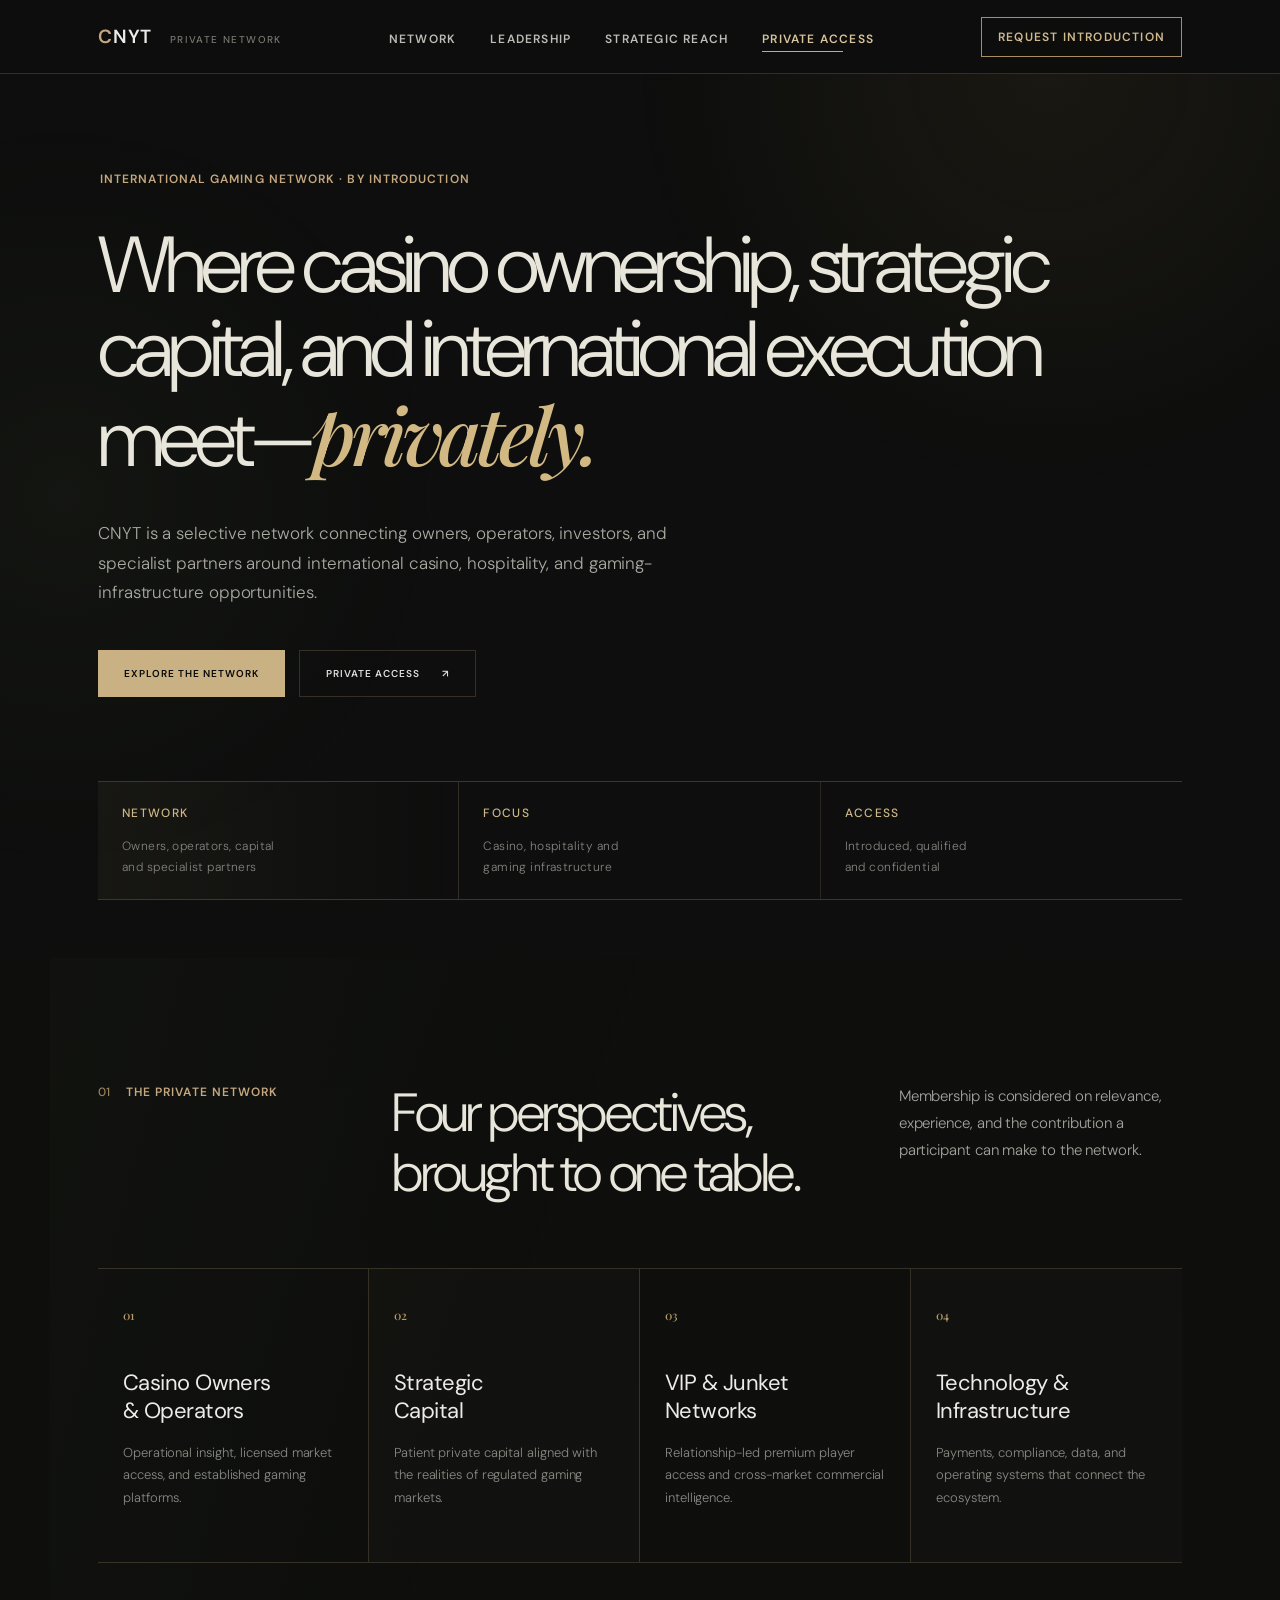
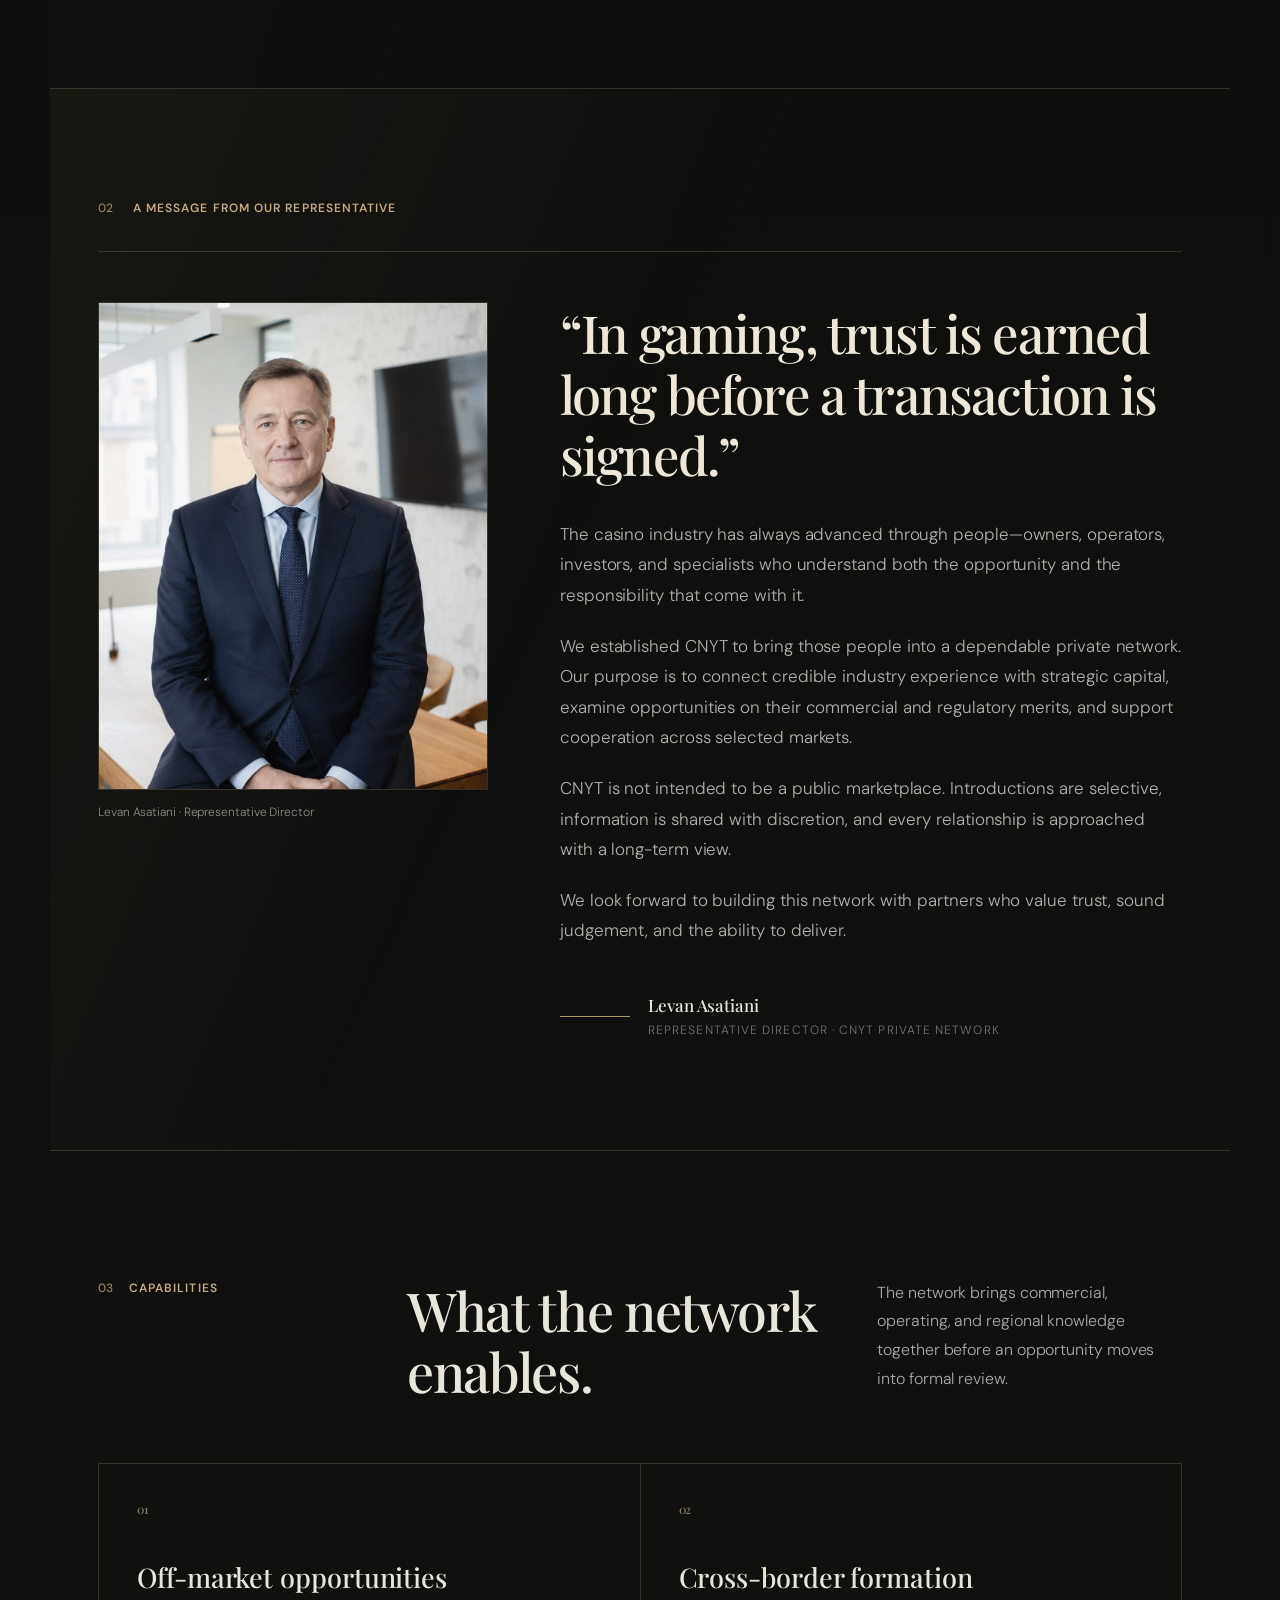
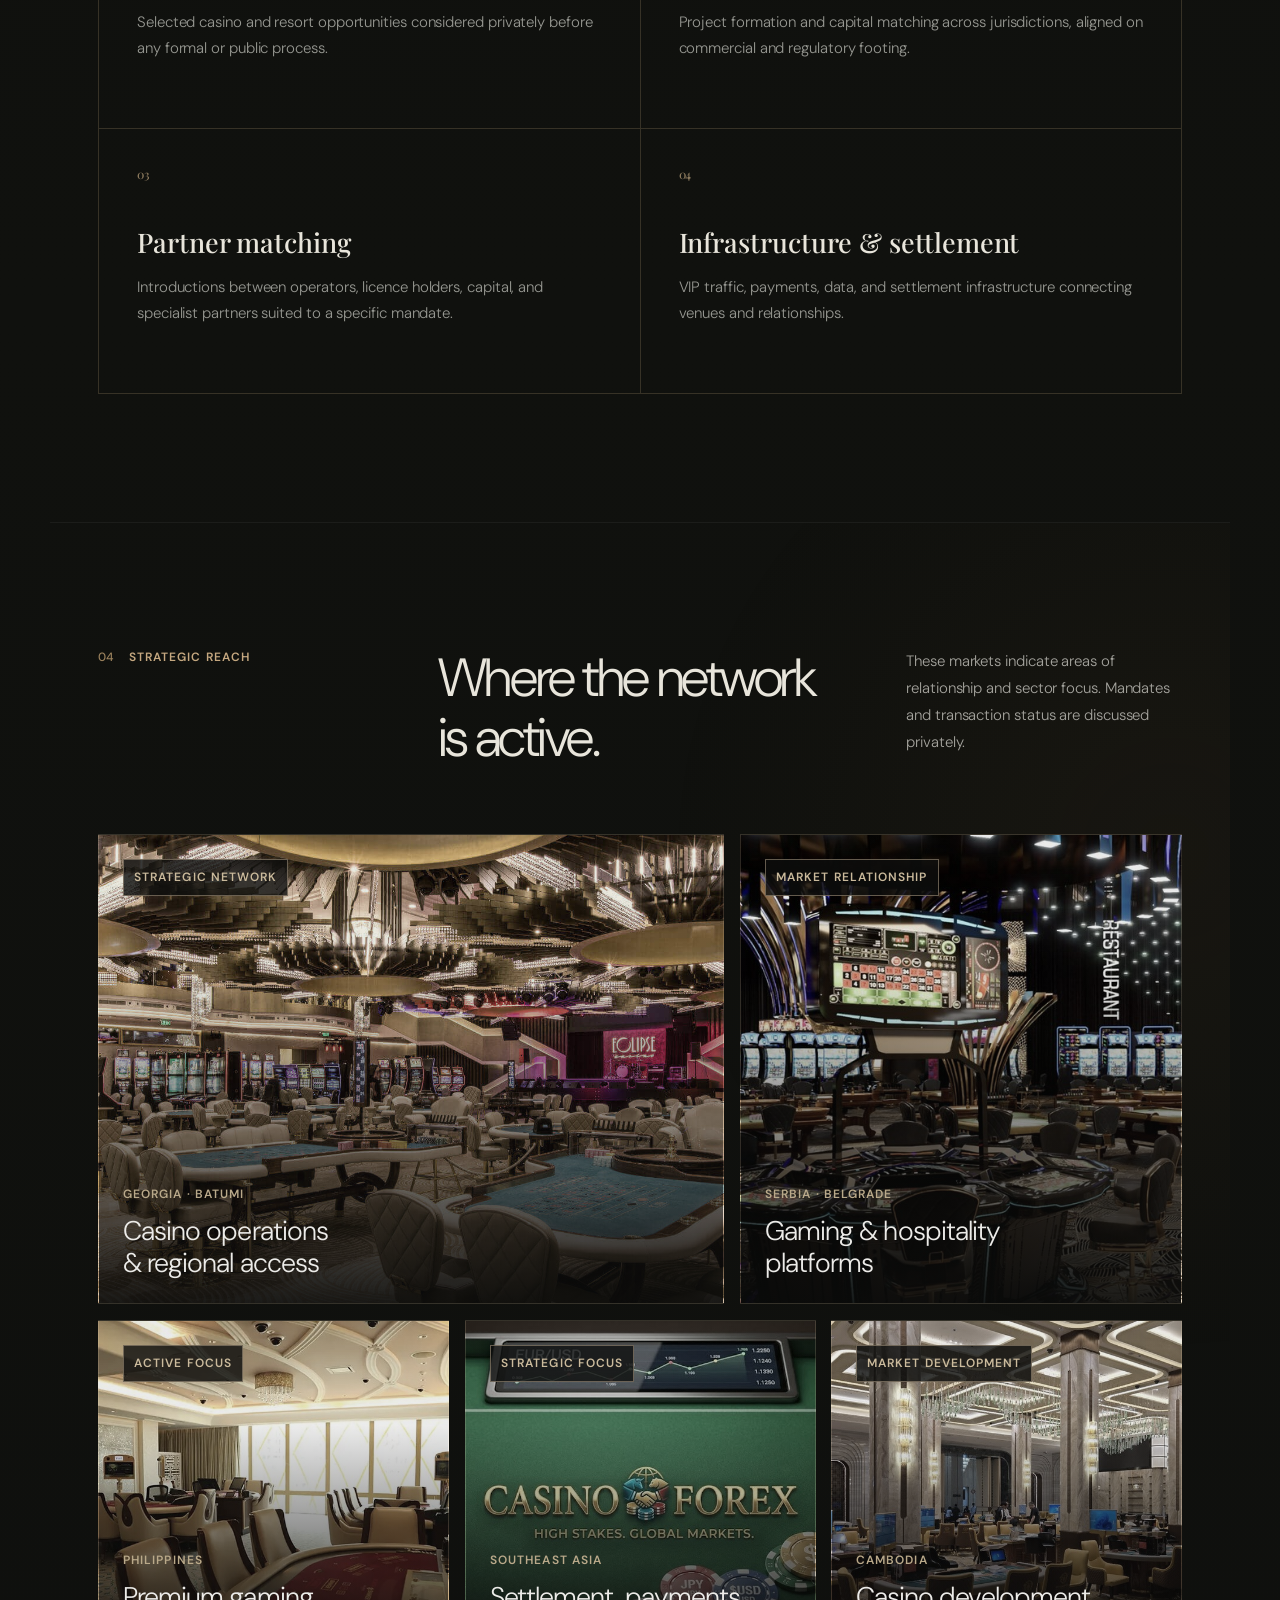
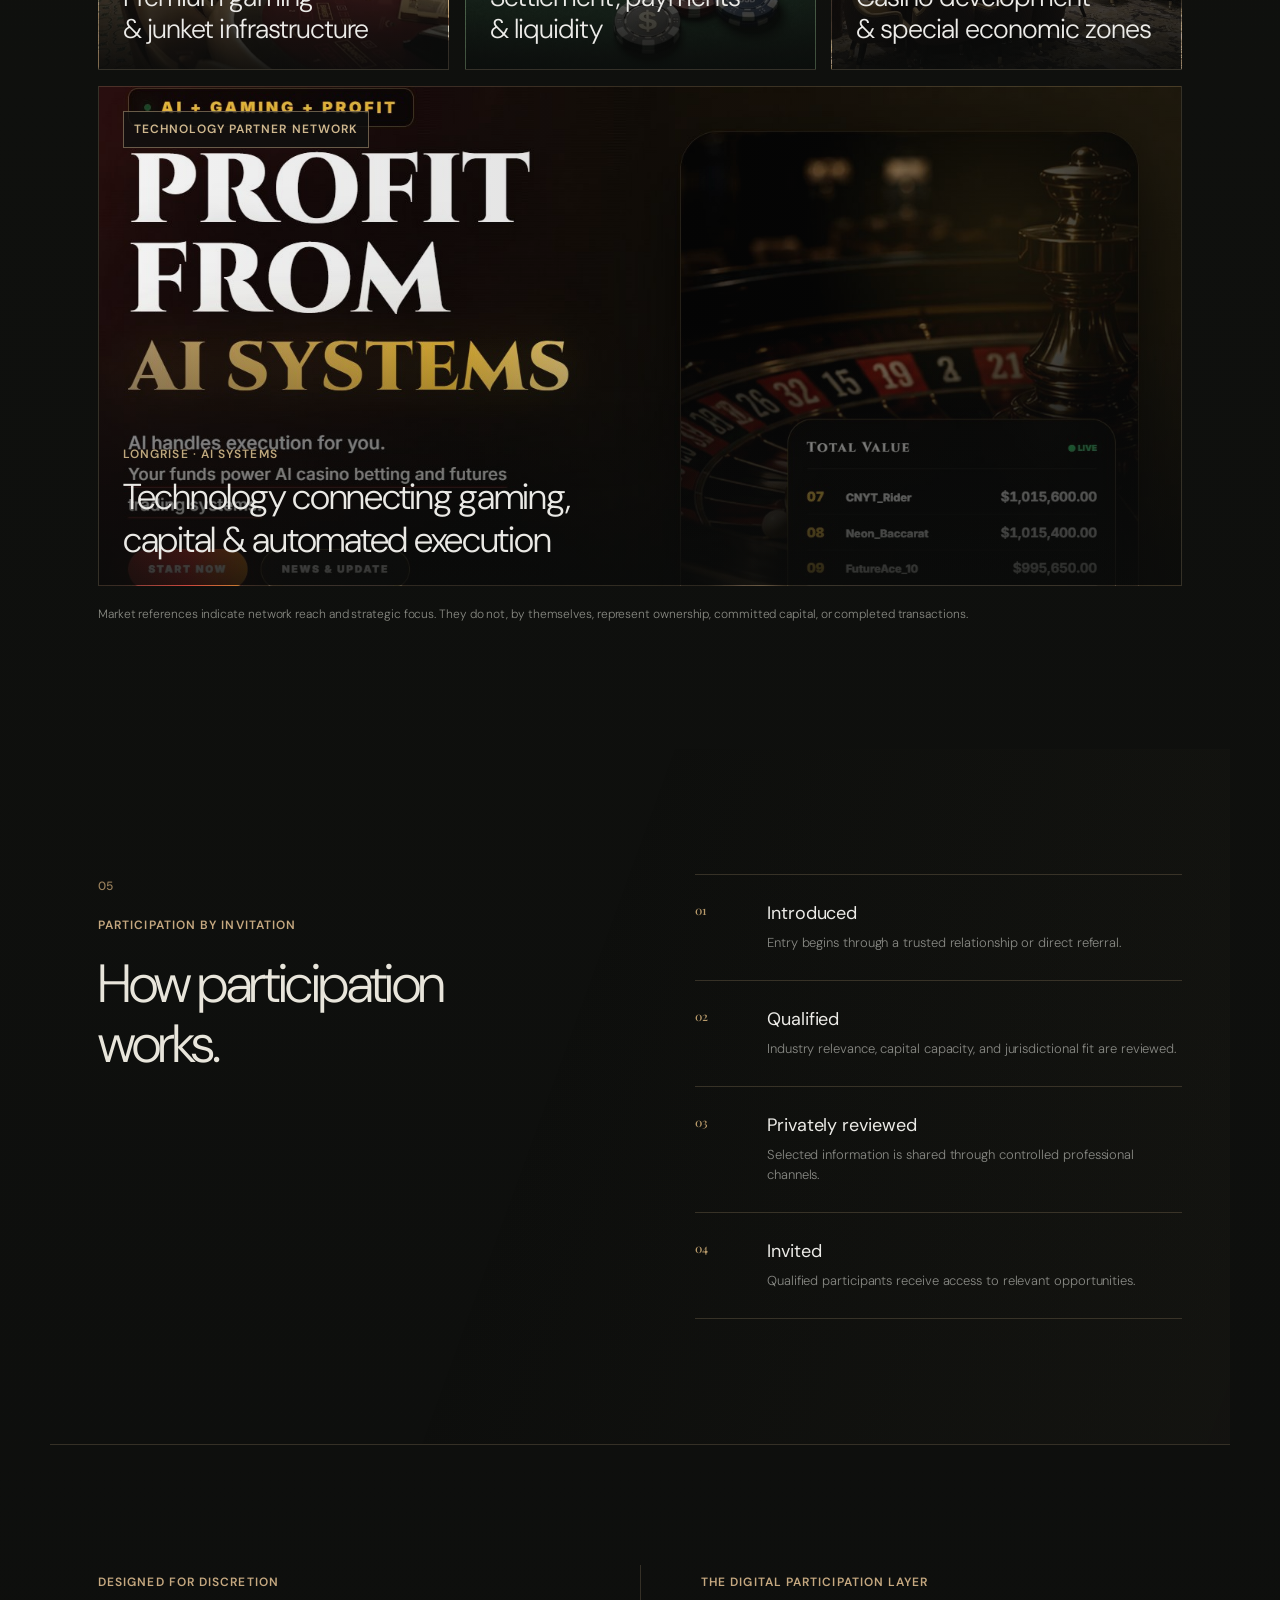
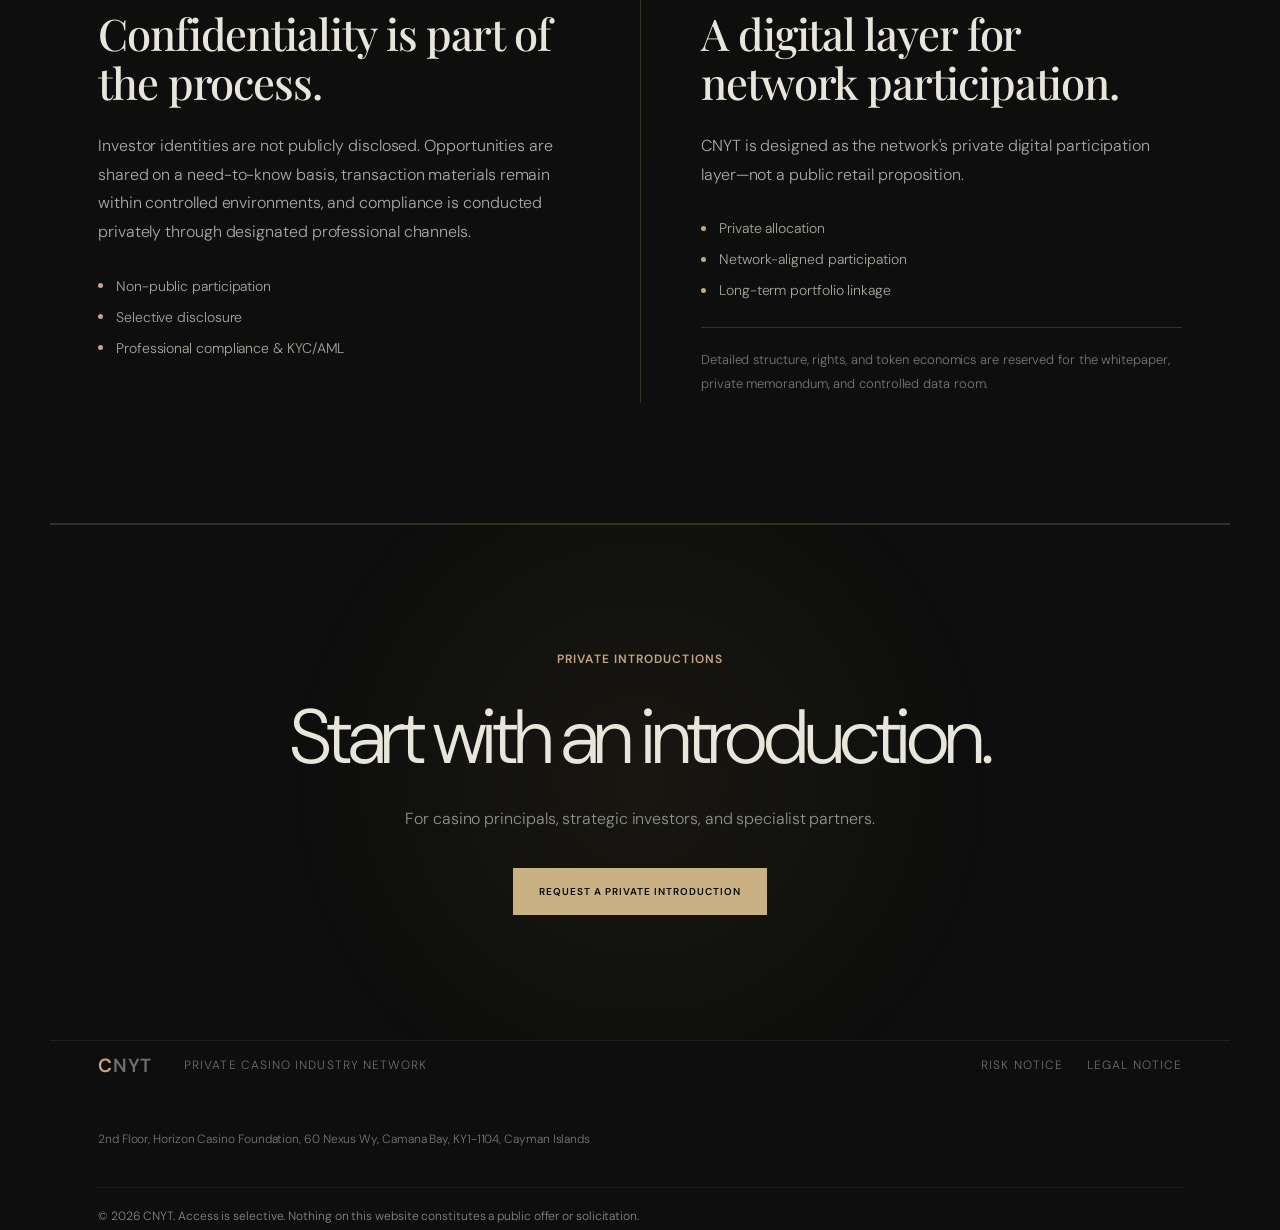
<file: index.html>
<!DOCTYPE html>
<html lang="en" class="scroll-smooth">
<head>
  <meta charset="UTF-8" />
  <meta name="viewport" content="width=device-width, initial-scale=1.0" />
  <title>CNYT | Private Casino Industry Network</title>
  <meta name="description" content="CNYT is a private network connecting casino principals, strategic capital, VIP networks, and gaming infrastructure across selected international markets." />
  <meta name="theme-color" content="#080908" />
  <link rel="preconnect" href="https://fonts.googleapis.com" />
  <link rel="preconnect" href="https://fonts.gstatic.com" crossorigin />
  <link href="https://fonts.googleapis.com/css2?family=DM+Sans:wght@300;400;500;600&family=Playfair+Display:wght@500;600;700&display=swap" rel="stylesheet" />
  <style>
:root{--ink:#080908;--panel:#10110f;--line:rgba(213,186,132,.18);--gold:#cfb079;--pale:#f2eadb;--muted:#a9aaa5;--serif:'Playfair Display',serif;--sans:'DM Sans',sans-serif}
*{box-sizing:border-box}html{background:var(--ink)}body{margin:0;background:var(--ink);color:#ecebe7;font-family:var(--sans);font-weight:300;overflow-x:hidden}a{color:inherit;text-decoration:none}.section-shell{max-width:1360px;margin:auto;padding-left:64px;padding-right:64px}.ambient{position:fixed;inset:0;pointer-events:none;z-index:0;background:radial-gradient(circle at 85% 12%,rgba(207,176,121,.09),transparent 28%),radial-gradient(circle at 12% 45%,rgba(207,176,121,.045),transparent 34%)}.ambient span{position:absolute;width:2px;height:2px;background:var(--gold);border-radius:50%;opacity:.5;box-shadow:0 0 12px var(--gold);animation:float 10s infinite linear}.ambient span:nth-child(1){left:9%;animation-delay:-4s}.ambient span:nth-child(2){left:62%;animation-delay:-8s}.ambient span:nth-child(3){left:91%;animation-delay:-2s}@keyframes float{from{top:105vh;opacity:0}20%{opacity:.45}to{top:-5vh;opacity:0}}
.site-header{height:88px;padding:0 max(32px,calc((100vw - 1360px)/2 + 64px));position:fixed;top:0;left:0;right:0;display:flex;align-items:center;z-index:20;background:rgba(8,9,8,.86);backdrop-filter:blur(18px);border-bottom:1px solid rgba(255,255,255,.07)}.brand{font:600 22px/1 var(--serif);letter-spacing:.12em;white-space:nowrap}.brand i{font-style:normal;color:var(--gold)}.brand small{font:500 8px/1 var(--sans);letter-spacing:.24em;color:#81827e;margin-left:12px}.site-header nav{display:flex;gap:42px;margin:auto}.site-header nav a,.header-cta{font-size:11px;font-weight:600;letter-spacing:.15em;text-transform:uppercase}.site-header nav a{color:#bcbdb8}.site-header nav a:hover{color:var(--gold)}.header-cta{border:1px solid var(--gold);color:var(--gold);padding:13px 18px;transition:.25s}.header-cta:hover,.button.primary:hover{background:#dec18c;color:#080908}.menu-toggle{display:none}
.hero{min-height:100vh;padding-top:190px;padding-bottom:72px;display:flex;flex-direction:column;justify-content:center;position:relative;z-index:1}.eyebrow{color:var(--gold);font-size:11px;font-weight:600;letter-spacing:.25em;text-transform:uppercase}.hero h1{font:500 clamp(58px,7.2vw,108px)/.98 var(--serif);letter-spacing:-.035em;margin:32px 0;color:var(--pale);max-width:1100px}.hero h1 em,.access h2 em{font-weight:500;color:var(--gold)}.hero-copy{max-width:670px;color:#b8b9b5;font-size:18px;line-height:1.75;margin:0}.hero-actions{display:flex;gap:14px;margin-top:42px}.button{display:inline-flex;align-items:center;justify-content:center;min-height:50px;padding:0 26px;font-size:11px;font-weight:600;letter-spacing:.14em;text-transform:uppercase;transition:.25s}.button.primary{background:var(--gold);color:#080908}.button.secondary{border:1px solid rgba(255,255,255,.2);color:#ddd}.button.secondary:hover{border-color:var(--gold);color:var(--gold)}.button span{margin-left:22px}.signal-strip{margin-top:92px;border-top:1px solid var(--line);border-bottom:1px solid var(--line);display:grid;grid-template-columns:repeat(3,1fr)}.signal-strip div{padding:24px 30px;display:flex;gap:22px;align-items:center;border-right:1px solid var(--line)}.signal-strip div:last-child{border:0}.signal-strip b{color:var(--gold);font:500 13px var(--serif)}.signal-strip span{font-size:11px;line-height:1.55;color:#aaa;letter-spacing:.08em;text-transform:uppercase}
section{position:relative;z-index:1}.network,.reach,.access{padding-top:140px;padding-bottom:140px}.section-intro{display:grid;grid-template-columns:1fr 1.25fr .75fr;gap:72px;align-items:start;margin-bottom:76px}.section-intro>div{display:flex;align-items:center;gap:16px}.section-number{font:500 11px var(--serif);color:#6f6250}.section-intro h2,.opportunity h2,.access h2,.confidentiality h2,.digital-layer h2,.closing h2{font:500 clamp(38px,4.2vw,62px)/1.12 var(--serif);letter-spacing:-.025em;margin:0;color:var(--pale)}.section-intro p,.opportunity-copy>p,.confidentiality p,.layer-copy>p{color:var(--muted);line-height:1.8;margin:0;font-size:15px}.principal-grid{display:grid;grid-template-columns:repeat(4,1fr);border-top:1px solid var(--line);border-bottom:1px solid var(--line)}.principal-grid article{padding:42px 32px 48px;border-right:1px solid var(--line);min-height:290px;transition:.3s}.principal-grid article:last-child{border:0}.principal-grid article:hover{background:rgba(207,176,121,.04)}.principal-grid article>span{color:#766b59;font:500 11px var(--serif)}.principal-grid h3{font:500 25px/1.25 var(--serif);margin:54px 0 18px}.principal-grid p{font-size:13px;color:#8e8f8b;line-height:1.7}
.opportunity{display:grid;grid-template-columns:1.05fr .95fr;min-height:760px;padding-left:0}.opportunity-image{background:linear-gradient(90deg,transparent 60%,var(--ink)),linear-gradient(0deg,rgba(8,9,8,.65),transparent 55%),url('./assets/images/grand-casino-beograd-card.jpg') center/cover;filter:saturate(.65)}.opportunity-copy{padding:110px 40px 90px 90px;align-self:center}.opportunity-copy .eyebrow{margin:22px 0}.opportunity-copy>p{margin:28px 0 42px}.opportunity ul{list-style:none;margin:0;padding:0;border-top:1px solid var(--line)}.opportunity li{display:flex;align-items:center;gap:25px;padding:20px 0;border-bottom:1px solid var(--line);font-size:13px;color:#d2d1cd}.opportunity li span{color:var(--gold);font:500 10px var(--serif)}
.leadership{padding-top:140px;padding-bottom:140px;display:grid;grid-template-columns:.7fr 1.3fr;gap:100px;border-top:1px solid var(--line);border-bottom:1px solid var(--line);background:linear-gradient(115deg,rgba(207,176,121,.045),transparent 42%)}.leadership-aside .eyebrow{margin:22px 0 48px}.representative-mark{width:190px;height:230px;border:1px solid var(--line);display:flex;align-items:center;justify-content:center;background:radial-gradient(circle,rgba(207,176,121,.13),#0c0d0b 70%);color:rgba(207,176,121,.38);font:500 110px var(--serif)}.identity-note{font-size:9px;line-height:1.6;text-transform:uppercase;letter-spacing:.13em;color:#62635f;margin-top:15px}.leadership-message{position:relative;padding-left:45px}.quote-mark{position:absolute;left:-20px;top:-55px;color:rgba(207,176,121,.18);font:500 140px/1 var(--serif)}.leadership-message h2{font:500 clamp(36px,3.8vw,56px)/1.2 var(--serif);letter-spacing:-.025em;color:var(--pale);margin:0 0 40px}.leadership-message>p{font-size:15px;line-height:1.85;color:#a4a5a0;max-width:760px;margin:0 0 20px}.signature-block{margin-top:48px;display:grid;grid-template-columns:70px auto;column-gap:18px;align-items:center}.signature-line{height:1px;background:var(--gold);grid-row:1/3}.signature-block strong{font:500 17px var(--serif);color:var(--pale)}.signature-block small{margin-top:5px;font-size:9px;text-transform:uppercase;letter-spacing:.15em;color:#747570}
.section-intro.compact{grid-template-columns:.75fr 1.1fr .75fr}.reach{border-top:1px solid rgba(255,255,255,.05)}.reach-grid{display:grid;grid-template-columns:repeat(2,1fr);gap:16px}.reach-card{min-height:420px;border:1px solid var(--line);padding:28px;display:flex;flex-direction:column;justify-content:space-between;position:relative;overflow:hidden}.reach-card:after{content:"";position:absolute;inset:0;background:linear-gradient(0deg,rgba(5,6,5,.94),rgba(5,6,5,.05) 70%);z-index:0}.reach-card>*{position:relative;z-index:1}.reach-card.georgia{background:url('https://eclipse.casino/wp-content/uploads/2023/03/4N8A0426-scaled.jpg') center/cover}.reach-card.serbia{background:url('./assets/images/grand-casino-beograd-card.jpg') center/cover}.status{align-self:flex-start;border:1px solid rgba(207,176,121,.45);background:rgba(8,9,8,.6);padding:8px 10px;color:var(--gold);font-size:9px;font-weight:600;letter-spacing:.14em;text-transform:uppercase}.reach-card small{display:block;color:var(--gold);font-size:10px;font-weight:600;letter-spacing:.19em;text-transform:uppercase;margin-bottom:12px}.reach-card h3{font:500 31px/1.18 var(--serif);margin:0}.dark-card{background:radial-gradient(circle at 50% 40%,#242118,#10110f 60%)}.dark-card:after{background:linear-gradient(0deg,#090a09,transparent)}.monogram{position:absolute!important;inset:60px 0 auto;text-align:center;color:rgba(207,176,121,.11);font:600 140px var(--serif);letter-spacing:-.08em}.wide-card{grid-column:1/-1;min-height:330px;display:grid;grid-template-columns:1.1fr .9fr;background:#0e0f0d}.wide-card:after{display:none}.wide-card>div:first-child{align-self:end;max-width:650px}.wide-card .status{display:inline-block;margin-bottom:54px}.tech-lines{position:relative}.tech-lines i{position:absolute;width:260px;height:1px;background:linear-gradient(90deg,transparent,var(--gold));transform:rotate(-28deg);opacity:.3}.tech-lines i:nth-child(1){top:80px;left:20px}.tech-lines i:nth-child(2){top:145px;left:80px}.tech-lines i:nth-child(3){top:210px;left:140px}.reach-note{font-size:10px;color:#62635f;margin:18px 0 0;line-height:1.6}
.access{display:grid;grid-template-columns:1fr 1fr;gap:110px;background:linear-gradient(100deg,rgba(207,176,121,.035),transparent)}.access-heading .eyebrow{margin:20px 0}.access-steps{list-style:none;padding:0;margin:0;border-top:1px solid var(--line)}.access-steps li{display:grid;grid-template-columns:52px 1fr;gap:20px;padding:26px 0;border-bottom:1px solid var(--line)}.access-steps b{font:500 11px var(--serif);color:var(--gold)}.access-steps h3{font:500 21px var(--serif);margin:0 0 8px}.access-steps p{font-size:13px;line-height:1.6;color:#888984;margin:0}.confidentiality{padding-top:110px;padding-bottom:110px;border:1px solid var(--line);display:grid;grid-template-columns:150px 1.2fr .7fr;gap:55px;align-items:center;background:#0d0e0c}.confidentiality .eyebrow{margin-bottom:19px}.confidentiality p{margin-top:25px;max-width:720px}.lock-mark{width:100px;height:100px;border:1px solid var(--line);border-radius:50%;position:relative}.lock-mark:before{content:"";position:absolute;width:26px;height:24px;border:1px solid var(--gold);left:36px;top:43px}.lock-mark:after{content:"";position:absolute;width:15px;height:17px;border:1px solid var(--gold);border-bottom:0;border-radius:12px 12px 0 0;left:41px;top:27px}.privacy-points{display:flex;flex-direction:column}.privacy-points span{font-size:11px;text-transform:uppercase;letter-spacing:.12em;color:#aaa;padding:16px 0;border-bottom:1px solid var(--line)}
.digital-layer{padding-top:150px;padding-bottom:150px;display:grid;grid-template-columns:1.1fr .9fr;gap:100px}.digital-layer .eyebrow{margin-bottom:24px}.layer-copy{padding-top:35px}.layer-copy>p{font-size:16px}.layer-copy div{margin:34px 0;border-top:1px solid var(--line)}.layer-copy span{display:block;padding:16px 0;border-bottom:1px solid var(--line);color:var(--pale);font-size:12px;text-transform:uppercase;letter-spacing:.13em}.layer-copy .fine{font-size:11px;color:#666;line-height:1.7}.closing{text-align:center;padding-top:150px;padding-bottom:150px;border-top:1px solid var(--line);background:radial-gradient(circle at center,rgba(207,176,121,.07),transparent 56%)}.closing h2{margin:25px 0}.closing p{color:#92938e;margin:0 auto 36px;max-width:600px;line-height:1.7}
footer{min-height:190px;border-top:1px solid rgba(255,255,255,.07);display:grid;grid-template-columns:auto 1fr auto;gap:32px;align-items:center;color:#6e6f6a}footer p{font-size:10px;text-transform:uppercase;letter-spacing:.15em}footer>div{display:flex;gap:24px;font-size:10px;text-transform:uppercase;letter-spacing:.12em}footer small{grid-column:1/-1;border-top:1px solid rgba(255,255,255,.05);padding-top:18px;font-size:9px}.reveal{opacity:0;transform:translateY(28px);transition:opacity .8s ease,transform .8s ease}.reveal.visible{opacity:1;transform:none}
footer address{grid-column:1/-1;color:#777872;font-size:12px;line-height:1.7;font-style:normal;margin-top:4px}

/* Editorial refinement: tighter institutional measure and clearer public information hierarchy */
.section-shell{max-width:1180px;padding-left:48px;padding-right:48px}
.site-header{padding-left:max(32px,calc((100vw - 1180px)/2 + 48px));padding-right:max(32px,calc((100vw - 1180px)/2 + 48px))}
.hero h1{font-size:clamp(54px,6.2vw,86px);max-width:1040px;line-height:1.06}
.hero-copy{max-width:690px}
.capabilities{padding-top:128px;padding-bottom:128px}
.capabilities-intro{display:grid;grid-template-columns:.7fr 1.15fr .85fr;gap:58px;align-items:start;margin-bottom:62px}
.capabilities-intro>div{display:flex;align-items:center;gap:16px}
.capabilities-intro h2,.framework-panel h2{font:500 clamp(38px,4.2vw,56px)/1.14 var(--serif);letter-spacing:-.025em;color:var(--pale);margin:0}
.capabilities-intro>p,.framework-panel>p{font-size:16px;line-height:1.8;color:#a9aaa5;margin:0}
.capabilities-grid{display:grid;grid-template-columns:repeat(2,minmax(0,1fr));border-top:1px solid var(--line);border-left:1px solid var(--line)}
.capabilities-grid article{min-height:265px;padding:34px 38px 38px;border-right:1px solid var(--line);border-bottom:1px solid var(--line);transition:transform .28s ease,background .28s ease,border-color .28s ease}
.capabilities-grid article:hover{transform:translateY(-4px);background:rgba(197,168,128,.045);border-color:rgba(197,168,128,.36)}
.capabilities-grid article>span{font:500 12px var(--serif);color:#8b795d}
.capabilities-grid h3{font:500 27px/1.25 var(--serif);color:var(--pale);margin:42px 0 14px}
.capabilities-grid p{font-size:15px;line-height:1.75;color:#969791;max-width:470px;margin:0}
.private-framework{display:grid;grid-template-columns:repeat(2,minmax(0,1fr));gap:0;padding-top:120px;padding-bottom:120px;border-top:1px solid var(--line);border-bottom:1px solid var(--line)}
.framework-panel{padding:8px 60px 8px 0}
.framework-panel+ .framework-panel{padding-left:60px;padding-right:0;border-left:1px solid var(--line)}
.framework-panel h2{font-size:clamp(34px,3.4vw,46px);margin:17px 0 24px}
.framework-panel>p{max-width:520px}
.framework-points{display:flex;flex-direction:column;gap:13px;margin-top:30px}
.framework-points span{display:flex;align-items:center;gap:13px;font-size:14px;color:#aaa69c}
.framework-points span:before{content:"";width:5px;height:5px;flex:0 0 auto;border-radius:50%;background:var(--gold)}
.framework-fine{font-size:13px!important;color:#77786f!important;border-top:1px solid var(--line);padding-top:20px;margin-top:28px!important}
.reveal{opacity:.12;transform:translateY(18px)}
@media(prefers-reduced-motion:reduce){.reveal{opacity:1;transform:none;transition:none}.capabilities-grid article{transition:none}}
@media(max-width:900px){.capabilities-intro{grid-template-columns:1fr;gap:24px}.private-framework{grid-template-columns:1fr}.framework-panel{padding:0 0 60px}.framework-panel+ .framework-panel{padding:60px 0 0;border-left:0;border-top:1px solid var(--line)}}
@media(max-width:700px){.section-shell{padding-left:22px;padding-right:22px}.hero h1{font-size:clamp(40px,11.2vw,52px)}.capabilities{padding-top:86px;padding-bottom:86px}.capabilities-grid{grid-template-columns:1fr}.capabilities-grid article{min-height:0;padding:30px 26px 34px}.capabilities-grid h3{font-size:25px;margin-top:28px}.capabilities-grid p{font-size:16px}.private-framework{padding-top:82px;padding-bottom:82px}.framework-panel h2{font-size:34px}.framework-panel>p{font-size:16px}.framework-points span{font-size:14px}}
@media(max-width:900px){.section-shell{padding-left:28px;padding-right:28px}.site-header{padding:0 28px;height:74px}.brand small,.header-cta{display:none}.menu-toggle{display:block;margin-left:auto;border:0;background:none;width:35px;height:35px;padding:7px}.menu-toggle span{display:block;height:1px;background:#ddd;margin:7px 0}.site-header nav{display:none;position:absolute;top:74px;left:0;right:0;padding:24px 28px;background:#0b0c0b;border-bottom:1px solid var(--line);flex-direction:column;gap:22px}.site-header nav.open{display:flex}.hero{padding-top:140px;min-height:auto}.hero h1{font-size:clamp(48px,12vw,74px)}.signal-strip{grid-template-columns:1fr;margin-top:70px}.signal-strip div{border-right:0;border-bottom:1px solid var(--line)}.signal-strip div:last-child{border-bottom:0}.section-intro,.section-intro.compact{grid-template-columns:1fr;gap:28px}.principal-grid{grid-template-columns:1fr 1fr}.principal-grid article:nth-child(2){border-right:0}.principal-grid article:nth-child(-n+2){border-bottom:1px solid var(--line)}.leadership{grid-template-columns:1fr;gap:60px}.representative-mark{width:150px;height:180px}.leadership-message{padding-left:25px}.opportunity{grid-template-columns:1fr;padding:0}.opportunity-image{min-height:430px;background-image:linear-gradient(0deg,var(--ink),transparent 50%),url('./assets/images/grand-casino-beograd-card.jpg')}.opportunity-copy{padding:70px 28px}.access,.digital-layer{grid-template-columns:1fr;gap:60px}.confidentiality{grid-template-columns:100px 1fr}.privacy-points{grid-column:1/-1}.wide-card{grid-template-columns:1fr}.tech-lines{display:none}}
@media(max-width:600px){.section-shell{padding-left:20px;padding-right:20px}.site-header{padding:0 20px}.hero{padding-top:125px;padding-bottom:48px}.hero h1{font-size:45px;line-height:1.04;margin:25px 0}.hero-copy{font-size:15px}.hero-actions{flex-direction:column}.button{width:100%}.signal-strip{margin-top:55px}.network,.reach,.access{padding-top:92px;padding-bottom:92px}.section-intro{margin-bottom:48px}.section-intro h2,.opportunity h2,.access h2,.confidentiality h2,.digital-layer h2,.closing h2{font-size:38px}.principal-grid{grid-template-columns:1fr}.principal-grid article{border-right:0;border-bottom:1px solid var(--line)!important;min-height:auto;padding:30px 20px}.principal-grid h3{margin-top:28px}.leadership{padding-top:90px;padding-bottom:90px;gap:50px}.representative-mark{width:125px;height:150px;font-size:72px}.leadership-message{padding-left:0}.quote-mark{left:-8px;top:-45px}.leadership-message h2{font-size:35px}.opportunity-image{min-height:300px}.reach-grid{grid-template-columns:1fr}.reach-card{min-height:350px}.wide-card{grid-column:auto}.confidentiality{margin:0 20px;padding:55px 25px;grid-template-columns:1fr}.digital-layer{padding-top:95px;padding-bottom:95px}.closing{padding-top:100px;padding-bottom:100px}footer{grid-template-columns:1fr;padding-top:48px;padding-bottom:38px}footer>div,footer small{grid-column:1}.reach-card h3{font-size:27px}}
@media(prefers-reduced-motion:reduce){*{scroll-behavior:auto!important}.ambient{display:none}.reveal{opacity:1;transform:none;transition:none}}

/* Editorial direction - restrained, continental, and deliberately non-promotional. */
:root{--ink:#0d0e0d;--panel:#131412;--line:rgba(235,231,219,.16);--gold:#b8ad8f;--pale:#e8e5db;--muted:#a5a49e}
body{background:#0d0e0d;font-family:'DM Sans',Arial,sans-serif;letter-spacing:-.005em}.ambient{background:none}.ambient span{display:none}
.site-header{height:74px;background:rgba(13,14,13,.96);backdrop-filter:none;border-color:var(--line)}.brand{font-family:'DM Sans',sans-serif;font-size:19px;font-weight:600;letter-spacing:.04em}.brand i{color:#c5a880}.brand small{color:#777872;font-size:7px}.site-header nav{gap:34px}.site-header nav a,.header-cta{font-size:10px;letter-spacing:.1em}.header-cta{border-color:#c6c3b8;color:#e1ded4;padding:11px 16px}.header-cta:hover,.button.primary:hover{background:#e5e1d5;color:#0d0e0d}
.hero{min-height:93vh;padding-top:170px;padding-bottom:58px}.hero .eyebrow{margin-left:2px}.eyebrow{color:#9d9a8e;font-size:10px;letter-spacing:.16em}.hero h1{max-width:980px;font-family:'DM Sans',sans-serif;font-size:clamp(62px,7.6vw,116px);font-weight:300;line-height:.98;letter-spacing:-.06em;margin:34px 0 38px}.hero h1 em{font-family:var(--serif);font-weight:500;color:var(--pale)}.hero-copy{font-size:17px;max-width:600px;color:#aaa9a2}.button{font-size:10px;letter-spacing:.1em;min-height:47px}.button.primary{background:#e4e0d4}.button.secondary{border-color:var(--line)}.signal-strip{margin-top:84px}.signal-strip div{padding:22px 2px 22px 24px;display:block}.signal-strip b{display:block;color:#e1ded3;font:500 10px 'DM Sans',sans-serif;text-transform:uppercase;letter-spacing:.11em;margin-bottom:11px}.signal-strip span{font-size:10px;letter-spacing:.035em;text-transform:none;color:#858680}
.network,.reach,.access{padding-top:125px;padding-bottom:125px}.section-intro{grid-template-columns:.65fr 1.25fr .8fr;gap:64px;margin-bottom:65px}.section-number{font-family:'DM Sans',sans-serif;color:#71716c}.section-intro h2,.opportunity h2,.access h2,.confidentiality h2,.digital-layer h2,.closing h2{font-family:'DM Sans',sans-serif;font-weight:300;letter-spacing:-.045em}.principal-grid article{padding:35px 25px 40px;min-height:250px}.principal-grid article:hover{background:transparent}.principal-grid h3{font-family:'DM Sans',sans-serif;font-weight:400;font-size:22px;letter-spacing:-.025em;margin-top:44px}.principal-grid p{color:#898a84}
.leadership{padding-top:125px;padding-bottom:125px;background:none;grid-template-columns:.62fr 1.38fr;border-color:var(--line)}.leadership-message{padding-left:0}.quote-mark{display:none}.leadership-message h2{font-family:var(--serif);font-size:clamp(38px,4.2vw,62px);font-weight:500;line-height:1.16;letter-spacing:-.035em}.representative-mark{background:#181916;border-color:var(--line);font-family:'DM Sans',sans-serif;font-weight:300;color:#65655e}.signature-line{background:#8e8b80}
.opportunity{min-height:700px}.opportunity-image{filter:grayscale(.5) contrast(.9);background-image:linear-gradient(90deg,transparent 72%,var(--ink)),url('./assets/images/grand-casino-beograd-card.jpg')}.opportunity-copy{padding-left:78px}.opportunity li{font-size:12px}.reach-card{border-color:var(--line);padding:24px}.reach-card:after{background:linear-gradient(0deg,rgba(10,11,10,.93),rgba(10,11,10,.08) 70%)}.reach-card.georgia,.reach-card.serbia{filter:grayscale(.28) saturate(.65)}.reach-card>*{filter:none}.status{border-color:rgba(235,231,219,.3);background:rgba(13,14,13,.8);color:#d3d0c6}.reach-card h3{font-family:'DM Sans',sans-serif;font-size:27px;font-weight:300;letter-spacing:-.035em}.reach-card small{color:#b4b0a2}.monogram{font-family:'DM Sans',sans-serif;color:rgba(235,231,219,.07)}.wide-card{background:#141513}.tech-lines i{background:linear-gradient(90deg,transparent,#aaa79b)}
.access{background:none}.access-heading h2{max-width:450px}.access-steps h3{font-family:'DM Sans',sans-serif;font-size:18px;font-weight:400}.confidentiality{background:#121311}.lock-mark{border-radius:0}.digital-layer{padding-top:130px;padding-bottom:130px}.layer-copy span{letter-spacing:.08em}.closing{background:none;padding-top:125px;padding-bottom:125px}.closing h2{font-size:clamp(54px,6vw,86px)}
.reveal{transform:translateY(14px);transition-duration:.55s}
@media(max-width:900px){.hero{padding-top:135px}.hero h1{font-size:clamp(55px,11vw,82px)}.section-intro{grid-template-columns:1fr}.leadership{grid-template-columns:1fr}.opportunity-copy{padding-left:28px}}
@media(max-width:600px){.hero h1{font-size:48px;line-height:1.02}.hero-copy{font-size:15px}.signal-strip div{padding-left:0}.leadership-message h2{font-size:38px}.closing h2{font-size:51px}}

/* Brand warmth - muted gold and mineral tones, used with restraint. */
:root{--gold:#c5a880;--line:rgba(197,168,128,.22);--panel:#151611}
body{background:linear-gradient(180deg,#0d0e0d 0%,#10110e 46%,#0d0e0d 100%)}
.ambient{background:radial-gradient(circle at 82% 8%,rgba(135,107,61,.11),transparent 31%),radial-gradient(circle at 5% 55%,rgba(69,75,51,.12),transparent 28%)}
.eyebrow{color:#c5a880}.section-number{color:#9b825d}.hero h1 em{color:#d2b983}.header-cta{border-color:#a88d61;color:#d0b98f}.header-cta:hover,.button.primary:hover{background:#c5a880}.button.primary{background:#c9b184}.button.secondary:hover{border-color:#b89a69;color:#d0b98f}
.signal-strip{border-color:rgba(197,168,128,.26)}.signal-strip div{border-color:rgba(197,168,128,.16)}.signal-strip b{color:#cdb788}.signal-strip div:first-child{background:linear-gradient(90deg,rgba(197,168,128,.055),transparent)}
.network{background:linear-gradient(110deg,rgba(61,66,43,.07),transparent 42%)}.principal-grid article:nth-child(2),.principal-grid article:nth-child(4){background:rgba(197,168,128,.018)}.principal-grid article>span,.opportunity li span,.access-steps b{color:#b99b6b}
.leadership{background:linear-gradient(115deg,rgba(83,74,50,.13),transparent 45%)}.representative-mark{background:radial-gradient(circle at 50% 38%,rgba(197,168,128,.14),#151611 68%);color:rgba(197,168,128,.5)}.leadership-message h2{color:#eee7d8}.signature-line{background:#b99b6b}
.opportunity-copy{background:linear-gradient(90deg,rgba(75,78,52,.055),transparent)}.reach{background:radial-gradient(circle at 95% 18%,rgba(124,91,51,.08),transparent 27%)}.status{border-color:rgba(197,168,128,.5);color:#d3b98a}.reach-card small{color:#c2a878}.dark-card{background:radial-gradient(circle at 50% 38%,#28251b,#12130f 63%)}.wide-card{background:linear-gradient(105deg,#161711,#11120f)}
.access{background:linear-gradient(110deg,transparent 42%,rgba(91,82,56,.07))}.confidentiality{background:linear-gradient(120deg,#171811,#11120f)}.lock-mark:before,.lock-mark:after{border-color:#c5a880}.privacy-points span:first-child{color:#c7b28c}

/* Considered interaction details. */
.site-header nav a{position:relative;padding:28px 0 24px}.site-header nav a::after{content:'';position:absolute;left:0;bottom:19px;width:72%;height:1px;background:#c5a880;transform:scaleX(0);transform-origin:right;transition:transform .26s cubic-bezier(.22,.61,.36,1)}.site-header nav a:hover::after,.site-header nav a[aria-current="true"]::after{transform:scaleX(1);transform-origin:left}.site-header nav a[aria-current="true"]{color:#d9c49d}
.button,.header-cta{position:relative;transition:background-color .22s ease,color .22s ease,border-color .22s ease,transform .16s ease,box-shadow .22s ease}.button:hover,.header-cta:hover{transform:translateY(-2px);box-shadow:0 8px 24px rgba(0,0,0,.2)}.button:active,.header-cta:active{transform:translateY(1px);box-shadow:none}.button span{display:inline-block;transition:transform .22s ease}.button:hover span{transform:translate(2px,-2px)}.button:focus-visible,.header-cta:focus-visible,.site-header nav a:focus-visible,.reach-card:focus-visible{outline:1px solid #d1b781;outline-offset:4px}
.reach-card{transition:transform .3s cubic-bezier(.22,.61,.36,1),border-color .3s ease,box-shadow .3s ease,filter .3s ease;will-change:transform}.reach-card:hover{transform:translateY(-4px);border-color:rgba(197,168,128,.52);box-shadow:0 18px 42px rgba(0,0,0,.28)}.reach-card.image-card:hover{filter:grayscale(.08) saturate(.82) contrast(1.01)}.reach-card .status{transition:color .22s ease,border-color .22s ease,background-color .22s ease}.reach-card:hover .status{color:#e0c795;border-color:rgba(197,168,128,.7);background:rgba(13,14,13,.9)}.reach-card h3,.reach-card small{transition:transform .3s cubic-bezier(.22,.61,.36,1),color .25s ease}.reach-card:hover h3{transform:translateY(-2px)}.reach-card:hover small{color:#d3bc90}
.js .principal-grid article,.js .reach-grid .reach-card{opacity:0;transform:translateY(12px)}.js .reveal.visible .principal-grid article,.js .reveal.visible .reach-grid .reach-card{opacity:1;transform:none;transition:opacity .48s ease,transform .48s cubic-bezier(.22,.61,.36,1),border-color .3s ease,box-shadow .3s ease,filter .3s ease;transition-delay:var(--stagger,0ms)}.js .reveal.visible .reach-grid .reach-card:hover{transform:translateY(-4px);transition-delay:0ms}
.signature-line{transform:scaleX(0);transform-origin:left;transition:transform .75s cubic-bezier(.22,.61,.36,1) .18s}.leadership.visible .signature-line{transform:scaleX(1)}
@media(max-width:900px){.site-header nav a{padding:0}.site-header nav a::after{bottom:-7px}.reach-card:hover{transform:none}.js .reveal.visible .reach-grid .reach-card:hover{transform:none}}
@media(prefers-reduced-motion:reduce){.site-header nav a::after,.button,.header-cta,.reach-card,.reach-card h3,.reach-card small,.signature-line{transition:none!important}.js .principal-grid article,.js .reach-grid .reach-card{opacity:1;transform:none}.signature-line{transform:none}}

/* Local strategic-reach imagery: stable, consistent 900x576 source assets. */
.reach-card.georgia{background-image:url('./assets/images/eclipse-casino-official-interior.jpg');background-position:center center}
.reach-card.serbia{background-image:url('./assets/images/grand-casino-beograd-card.jpg')}
.reach-card.vip-card{background-image:url('./assets/images/vip-junket-rooms-card.jpg')}
.reach-card.forex-card{background-image:url('./assets/images/some-casino-forex-card.jpg')}
.reach-card.ocean-card{background-image:url('./assets/images/ocean-star-sez-casino-card.jpg')}
.reach-card.technology-card{background-image:url('./assets/images/longrise-ai-systems-card.jpg')}
.reach-card.image-card{background-position:center;background-size:cover;background-repeat:no-repeat;filter:grayscale(.18) saturate(.78)}
.leadership{align-items:start}.leadership-message{display:block;align-self:start;visibility:visible}.leadership-message>p{max-width:720px}.leadership-aside{align-self:start}

/* Asymmetric partner layout: editorial hierarchy rather than equal tiles. */
.reach-grid{grid-template-columns:repeat(12,minmax(0,1fr));gap:16px}
.reach-card.georgia{grid-column:span 7;min-height:470px}
.reach-card.serbia{grid-column:span 5;min-height:470px}
.reach-card.vip-card,.reach-card.forex-card,.reach-card.ocean-card{grid-column:span 4;min-height:350px}
.reach-card.featured-card{grid-column:1/-1;min-height:500px;background-image:url('./assets/images/longrise-technology-partner.jpg');background-position:center center;filter:saturate(.9) contrast(.98);text-decoration:none}
.reach-card.featured-card:after{background:linear-gradient(90deg,rgba(9,10,8,.04),rgba(9,10,8,.12) 54%,rgba(9,10,8,.38)),linear-gradient(0deg,rgba(9,10,8,.84),transparent 54%)}
.reach-card.featured-card>div{max-width:560px}.reach-card.featured-card h3{font-size:36px}.reach-card.featured-card:hover{filter:saturate(1)}
@media(max-width:900px){.reach-grid{grid-template-columns:repeat(2,minmax(0,1fr))}.reach-card.georgia,.reach-card.serbia,.reach-card.vip-card,.reach-card.forex-card,.reach-card.ocean-card{grid-column:span 1;min-height:380px}.reach-card.featured-card{grid-column:1/-1;min-height:430px}}
@media(max-width:600px){.reach-grid{grid-template-columns:1fr}.reach-card.georgia,.reach-card.serbia,.reach-card.vip-card,.reach-card.forex-card,.reach-card.ocean-card,.reach-card.featured-card{grid-column:1;min-height:340px}.reach-card.featured-card{background-position:38% top}.reach-card.featured-card h3{font-size:28px}}

/* Leadership reads as a complete statement even before a portrait is supplied. */
.leadership{display:block;padding-top:110px;padding-bottom:110px}.leadership-header{display:grid;grid-template-columns:1fr auto;gap:60px;align-items:start;margin-bottom:64px;padding-bottom:34px;border-bottom:1px solid var(--line)}.leadership-header>div:first-child{display:flex;align-items:center;gap:20px}.leadership-header .eyebrow{margin:0}.representative-meta{display:flex;align-items:center;gap:18px}.representative-mark{width:72px;height:72px;font-size:38px;flex:0 0 auto}.identity-note{margin:0;min-width:240px}.leadership-message{max-width:1040px;margin-left:auto;padding:0}.leadership-message h2{max-width:950px}.leadership-message>p{max-width:820px;font-size:17px;line-height:1.85}.signature-block{max-width:440px}
@media(max-width:700px){.leadership-header{grid-template-columns:1fr;gap:28px;margin-bottom:44px}.leadership-header>div:first-child{align-items:flex-start;flex-direction:column;gap:12px}.representative-mark{width:58px;height:58px;font-size:30px}.identity-note{min-width:0}.leadership-message>p{font-size:16px}}

/* Final typography floor for high-density desktop displays. */
.eyebrow,.signal-strip b,.signal-strip span,.principal-grid article>span,.section-number,.status,.reach-card small,.reach-note,.identity-note,.signature-block small,.access-steps b,.privacy-points span,.layer-copy .fine,footer p,footer>div{font-size:14px;line-height:1.55}.site-header nav a,.header-cta{font-size:13px}.brand small{font-size:11px}.reach-note,.layer-copy .fine,footer small{font-size:12px;line-height:1.75}
@media(max-width:600px){.eyebrow,.signal-strip b,.signal-strip span,.principal-grid article>span,.section-number,.status,.reach-card small,.reach-note,.identity-note,.signature-block small,.access-steps b,.privacy-points span,.layer-copy .fine,footer p,footer>div,footer small{font-size:14px}}

/* Definitive representative layout: visible portrait and message in one flow. */
.leadership-header{grid-template-columns:1fr;margin-bottom:50px}.leadership-body{display:grid;grid-template-columns:minmax(280px,390px) minmax(0,1fr);gap:72px;align-items:start}.representative-portrait{margin:0;position:relative}.representative-portrait img{display:block;width:100%;aspect-ratio:4/5;object-fit:cover;object-position:center 20%;filter:saturate(.78) contrast(.96);border:1px solid var(--line)}.representative-portrait figcaption{font-size:12px;line-height:1.6;color:#8f9089;margin-top:13px}.leadership-message{max-width:none;margin:0}.leadership-message h2{font-size:clamp(40px,4.1vw,62px);margin-bottom:34px}.leadership-message>p{font-size:17px;line-height:1.8;color:#b0b1aa}.leadership.visible .leadership-message{opacity:1;visibility:visible}

/* Mobile typography is sized for reading, not merely fitting. */
@media(max-width:700px){body{font-size:16px}.section-shell{padding-left:22px;padding-right:22px}.hero{padding-top:120px}.hero h1{font-size:clamp(42px,12vw,56px);line-height:1.03}.hero-copy{font-size:17px;line-height:1.65}.button{min-height:52px;font-size:14px}.signal-strip span{font-size:15px}.section-intro h2,.opportunity h2,.access h2,.confidentiality h2,.digital-layer h2{font-size:36px;line-height:1.12}.section-intro p,.opportunity-copy>p,.confidentiality p,.layer-copy>p{font-size:16px;line-height:1.72}.principal-grid h3{font-size:24px}.principal-grid p{font-size:16px;line-height:1.68}.leadership{padding-top:82px;padding-bottom:82px}.leadership-body{grid-template-columns:1fr;gap:42px}.representative-portrait{max-width:430px}.representative-portrait figcaption{font-size:13px}.leadership-message h2{font-size:36px;line-height:1.16}.leadership-message>p{font-size:17px;line-height:1.78}.opportunity li{font-size:15px;line-height:1.55}.reach-card h3{font-size:27px}.reach-card small,.status{font-size:13px}.access-steps h3{font-size:21px}.access-steps p{font-size:16px;line-height:1.65}.privacy-points span,.layer-copy span{font-size:14px}.closing h2{font-size:46px}.closing p{font-size:16px;line-height:1.65}footer p,footer>div,footer small{font-size:13px}.site-header nav a{font-size:15px}}

/* Readability floor: no public-facing copy below a practical reading size. */
.eyebrow,.site-header nav a,.header-cta,.signal-strip b,.signal-strip span,.principal-grid article>span,.section-number,.status,.reach-card small,.reach-note,.identity-note,.signature-block small,.access-steps b,.privacy-points span,.layer-copy .fine,footer p,footer>div,footer small{font-size:12px}
.eyebrow,.status,.reach-card small,.identity-note,.signature-block small,.privacy-points span,footer p,footer>div{letter-spacing:.09em}
.reach-note,.layer-copy .fine,footer small{line-height:1.7;color:#898a83}
.brand small{font-size:10px;letter-spacing:.14em}
@media(max-width:600px){.eyebrow,.signal-strip b,.signal-strip span,.section-number,.status,.reach-card small,.reach-note,.identity-note,.signature-block small,.access-steps b,.privacy-points span,.layer-copy .fine,footer p,footer>div,footer small{font-size:13px}.site-header nav a{font-size:13px}}
.digital-layer{background:radial-gradient(circle at 0% 80%,rgba(76,82,52,.09),transparent 28%)}.layer-copy span:before{content:'-';color:#a98e61;margin-right:13px}.closing{background:radial-gradient(circle at center,rgba(117,91,51,.11),transparent 55%)}.closing .eyebrow{color:#c5a880}

/* Final editorial scale overrides */
.hero h1{font-size:clamp(54px,6.2vw,86px);line-height:1.06;max-width:1040px}
@media(max-width:700px){.hero h1{font-size:clamp(40px,11.2vw,52px);line-height:1.04}}

</style>
</head>
<body>
  <div class="ambient" aria-hidden="true"></div>

  <header class="site-header">
    <a class="brand" href="#top" aria-label="CNYT home"><i>C</i>NYT <small>PRIVATE NETWORK</small></a>
    <button class="menu-toggle" aria-expanded="false" aria-controls="site-nav"><span></span><span></span></button>
    <nav id="site-nav" aria-label="Primary navigation">
      <a href="#network">Network</a>
      <a href="#leadership">Leadership</a>
      <a href="#reach">Strategic Reach</a>
      <a href="#access">Private Access</a>
    </nav>
    <a class="header-cta" href="mailto:access@cnyt.network?subject=CNYT%20Private%20Access%20Request">Request Introduction</a>
  </header>

  <main id="top">
    <section class="hero section-shell">
      <div class="eyebrow">International gaming network &middot; By introduction</div>
      <h1>Where casino ownership, strategic capital, and international execution meet&mdash;<em>privately.</em></h1>
      <p class="hero-copy">CNYT is a selective network connecting owners, operators, investors, and specialist partners around international casino, hospitality, and gaming-infrastructure opportunities.</p>
      <div class="hero-actions">
        <a class="button primary" href="#network">Explore the network</a>
        <a class="button secondary" href="#access">Private access <span>&nearr;</span></a>
      </div>
      <div class="signal-strip" aria-label="Network principles">
        <div><b>Network</b><span>Owners, operators, capital<br />and specialist partners</span></div>
        <div><b>Focus</b><span>Casino, hospitality and<br />gaming infrastructure</span></div>
        <div><b>Access</b><span>Introduced, qualified<br />and confidential</span></div>
      </div>
    </section>

    <section id="network" class="network section-shell reveal">
      <div class="section-intro">
        <div><span class="section-number">01</span><span class="eyebrow">The private network</span></div>
        <h2>Four perspectives, brought to one table.</h2>
        <p>Membership is considered on relevance, experience, and the contribution a participant can make to the network.</p>
      </div>
      <div class="principal-grid">
        <article><span>01</span><h3>Casino Owners<br />& Operators</h3><p>Operational insight, licensed market access, and established gaming platforms.</p></article>
        <article><span>02</span><h3>Strategic<br />Capital</h3><p>Patient private capital aligned with the realities of regulated gaming markets.</p></article>
        <article><span>03</span><h3>VIP & Junket<br />Networks</h3><p>Relationship-led premium player access and cross-market commercial intelligence.</p></article>
        <article><span>04</span><h3>Technology &<br />Infrastructure</h3><p>Payments, compliance, data, and operating systems that connect the ecosystem.</p></article>
      </div>
    </section>

    <section id="leadership" class="leadership section-shell reveal">
      <div class="leadership-header">
        <div>
          <span class="section-number">02</span>
          <div class="eyebrow">A message from our representative</div>
        </div>
      </div>
      <div class="leadership-body">
        <figure class="representative-portrait">
          <img src="[data-uri]" alt="Levan Asatiani, Representative Director of CNYT Private Network" />
          <figcaption>Levan Asatiani &middot; Representative Director</figcaption>
        </figure>
        <div class="leadership-message">
          <h2>&ldquo;In gaming, trust is earned long before a transaction is signed.&rdquo;</h2>
          <p>The casino industry has always advanced through people&mdash;owners, operators, investors, and specialists who understand both the opportunity and the responsibility that come with it.</p>
          <p>We established CNYT to bring those people into a dependable private network. Our purpose is to connect credible industry experience with strategic capital, examine opportunities on their commercial and regulatory merits, and support cooperation across selected markets.</p>
          <p>CNYT is not intended to be a public marketplace. Introductions are selective, information is shared with discretion, and every relationship is approached with a long-term view.</p>
          <p>We look forward to building this network with partners who value trust, sound judgement, and the ability to deliver.</p>
          <div class="signature-block">
            <span class="signature-line"></span>
            <strong>Levan Asatiani</strong>
            <small>Representative Director &middot; CNYT Private Network</small>
          </div>
        </div>
      </div>
    </section>

    <section id="enables" class="capabilities section-shell reveal">
      <div class="capabilities-intro">
        <div><span class="section-number">03</span><span class="eyebrow">Capabilities</span></div>
        <h2>What the network enables.</h2>
        <p>The network brings commercial, operating, and regional knowledge together before an opportunity moves into formal review.</p>
      </div>
      <div class="capabilities-grid">
        <article><span>01</span><h3>Off-market opportunities</h3><p>Selected casino and resort opportunities considered privately before any formal or public process.</p></article>
        <article><span>02</span><h3>Cross-border formation</h3><p>Project formation and capital matching across jurisdictions, aligned on commercial and regulatory footing.</p></article>
        <article><span>03</span><h3>Partner matching</h3><p>Introductions between operators, licence holders, capital, and specialist partners suited to a specific mandate.</p></article>
        <article><span>04</span><h3>Infrastructure &amp; settlement</h3><p>VIP traffic, payments, data, and settlement infrastructure connecting venues and relationships.</p></article>
      </div>
    </section>

    <section id="reach" class="reach section-shell reveal">
      <div class="section-intro compact">
        <div><span class="section-number">04</span><span class="eyebrow">Strategic reach</span></div>
        <h2>Where the network is active.</h2>
        <p>These markets indicate areas of relationship and sector focus. Mandates and transaction status are discussed privately.</p>
      </div>
      <div class="reach-grid">
        <article class="reach-card image-card georgia"><span class="status">Strategic network</span><div><small>Georgia &middot; Batumi</small><h3>Casino operations<br />& regional access</h3></div></article>
        <article class="reach-card image-card serbia"><span class="status">Market relationship</span><div><small>Serbia &middot; Belgrade</small><h3>Gaming & hospitality<br />platforms</h3></div></article>
        <article class="reach-card image-card vip-card"><span class="status">Active focus</span><div><small>Philippines</small><h3>Premium gaming<br />& junket infrastructure</h3></div></article>
        <article class="reach-card image-card forex-card"><span class="status">Strategic focus</span><div><small>Southeast Asia</small><h3>Settlement, payments<br />& liquidity</h3></div></article>
        <article class="reach-card image-card ocean-card"><span class="status">Market development</span><div><small>Cambodia</small><h3>Casino development<br />& special economic zones</h3></div></article>
        <a href="https://longrise.vip" target="_blank" rel="noopener noreferrer" class="reach-card image-card technology-card featured-card" aria-label="Visit LONGRISE website"><span class="status">Technology partner network</span><div><small>LONGRISE &middot; AI Systems</small><h3>Technology connecting gaming,<br />capital & automated execution</h3></div></a>
      </div>
      <p class="reach-note">Market references indicate network reach and strategic focus. They do not, by themselves, represent ownership, committed capital, or completed transactions.</p>
    </section>

    <section id="access" class="access section-shell reveal">
      <div class="access-heading">
        <span class="section-number">05</span>
        <div class="eyebrow">Participation by invitation</div>
        <h2>How participation works.</h2>
      </div>
      <ol class="access-steps">
        <li><b>01</b><div><h3>Introduced</h3><p>Entry begins through a trusted relationship or direct referral.</p></div></li>
        <li><b>02</b><div><h3>Qualified</h3><p>Industry relevance, capital capacity, and jurisdictional fit are reviewed.</p></div></li>
        <li><b>03</b><div><h3>Privately reviewed</h3><p>Selected information is shared through controlled professional channels.</p></div></li>
        <li><b>04</b><div><h3>Invited</h3><p>Qualified participants receive access to relevant opportunities.</p></div></li>
      </ol>
    </section>

    <section class="private-framework section-shell reveal">
      <article class="framework-panel">
        <div class="eyebrow">Designed for discretion</div>
        <h2>Confidentiality is part of the process.</h2>
        <p>Investor identities are not publicly disclosed. Opportunities are shared on a need-to-know basis, transaction materials remain within controlled environments, and compliance is conducted privately through designated professional channels.</p>
        <div class="framework-points"><span>Non-public participation</span><span>Selective disclosure</span><span>Professional compliance &amp; KYC/AML</span></div>
      </article>
      <article class="framework-panel">
        <div class="eyebrow">The digital participation layer</div>
        <h2>A digital layer for network participation.</h2>
        <p>CNYT is designed as the network's private digital participation layer&mdash;not a public retail proposition.</p>
        <div class="framework-points"><span>Private allocation</span><span>Network-aligned participation</span><span>Long-term portfolio linkage</span></div>
        <p class="framework-fine">Detailed structure, rights, and token economics are reserved for the whitepaper, private memorandum, and controlled data room.</p>
      </article>
    </section>

    <section class="closing section-shell reveal">
      <div class="eyebrow">Private introductions</div>
      <h2>Start with an introduction.</h2>
      <p>For casino principals, strategic investors, and specialist partners.</p>
      <a class="button primary" href="mailto:access@cnyt.network?subject=CNYT%20Private%20Access%20Request">Request a private introduction</a>
    </section>
  </main>

  <footer class="section-shell">
    <a class="brand" href="#top"><i>C</i>NYT</a>
    <p>Private Casino Industry Network</p>
    <div><a href="./assets/docs/risk-notice.html">Risk Notice</a><a href="./assets/docs/legal-notice.html">Legal Notice</a></div>
    <address>2nd Floor, Horizon Casino Foundation, 60 Nexus Wy, Camana Bay, KY1-1104, Cayman Islands</address>
    <small>&copy; 2026 CNYT. Access is selective. Nothing on this website constitutes a public offer or solicitation.</small>
  </footer>
  <script>
(function(){
  document.documentElement.classList.add('js');
  var toggle=document.querySelector('.menu-toggle');
  var nav=document.getElementById('site-nav');
  if(toggle&&nav){
    toggle.addEventListener('click',function(){var open=nav.classList.toggle('open');toggle.setAttribute('aria-expanded',String(open));});
    nav.querySelectorAll('a').forEach(function(link){link.addEventListener('click',function(){nav.classList.remove('open');toggle.setAttribute('aria-expanded','false');});});
  }
  document.querySelectorAll('.principal-grid article').forEach(function(item,index){item.style.setProperty('--stagger',index*55+'ms');});
  document.querySelectorAll('.reach-grid .reach-card').forEach(function(item,index){item.style.setProperty('--stagger',index*55+'ms');});
  var navLinks=Array.prototype.slice.call(document.querySelectorAll('#site-nav a[href^="#"]'));
  var trackedSections=navLinks.map(function(link){return document.querySelector(link.getAttribute('href'));}).filter(Boolean);
  if('IntersectionObserver' in window){
    var navObserver=new IntersectionObserver(function(entries){entries.forEach(function(entry){if(!entry.isIntersecting)return;navLinks.forEach(function(link){var active=link.getAttribute('href')==='#'+entry.target.id;if(active)link.setAttribute('aria-current','true');else link.removeAttribute('aria-current');});});},{rootMargin:'-24% 0px -62% 0px',threshold:0});
    trackedSections.forEach(function(section){navObserver.observe(section);});
  }
  var items=document.querySelectorAll('.reveal');
  if(!('IntersectionObserver' in window)){items.forEach(function(item){item.classList.add('visible');});return;}
  var observer=new IntersectionObserver(function(entries){entries.forEach(function(entry){if(entry.isIntersecting){entry.target.classList.add('visible');observer.unobserve(entry.target);}});},{threshold:.08});
  items.forEach(function(item){observer.observe(item);});
})();

</script>
</body>
</html>
</file>
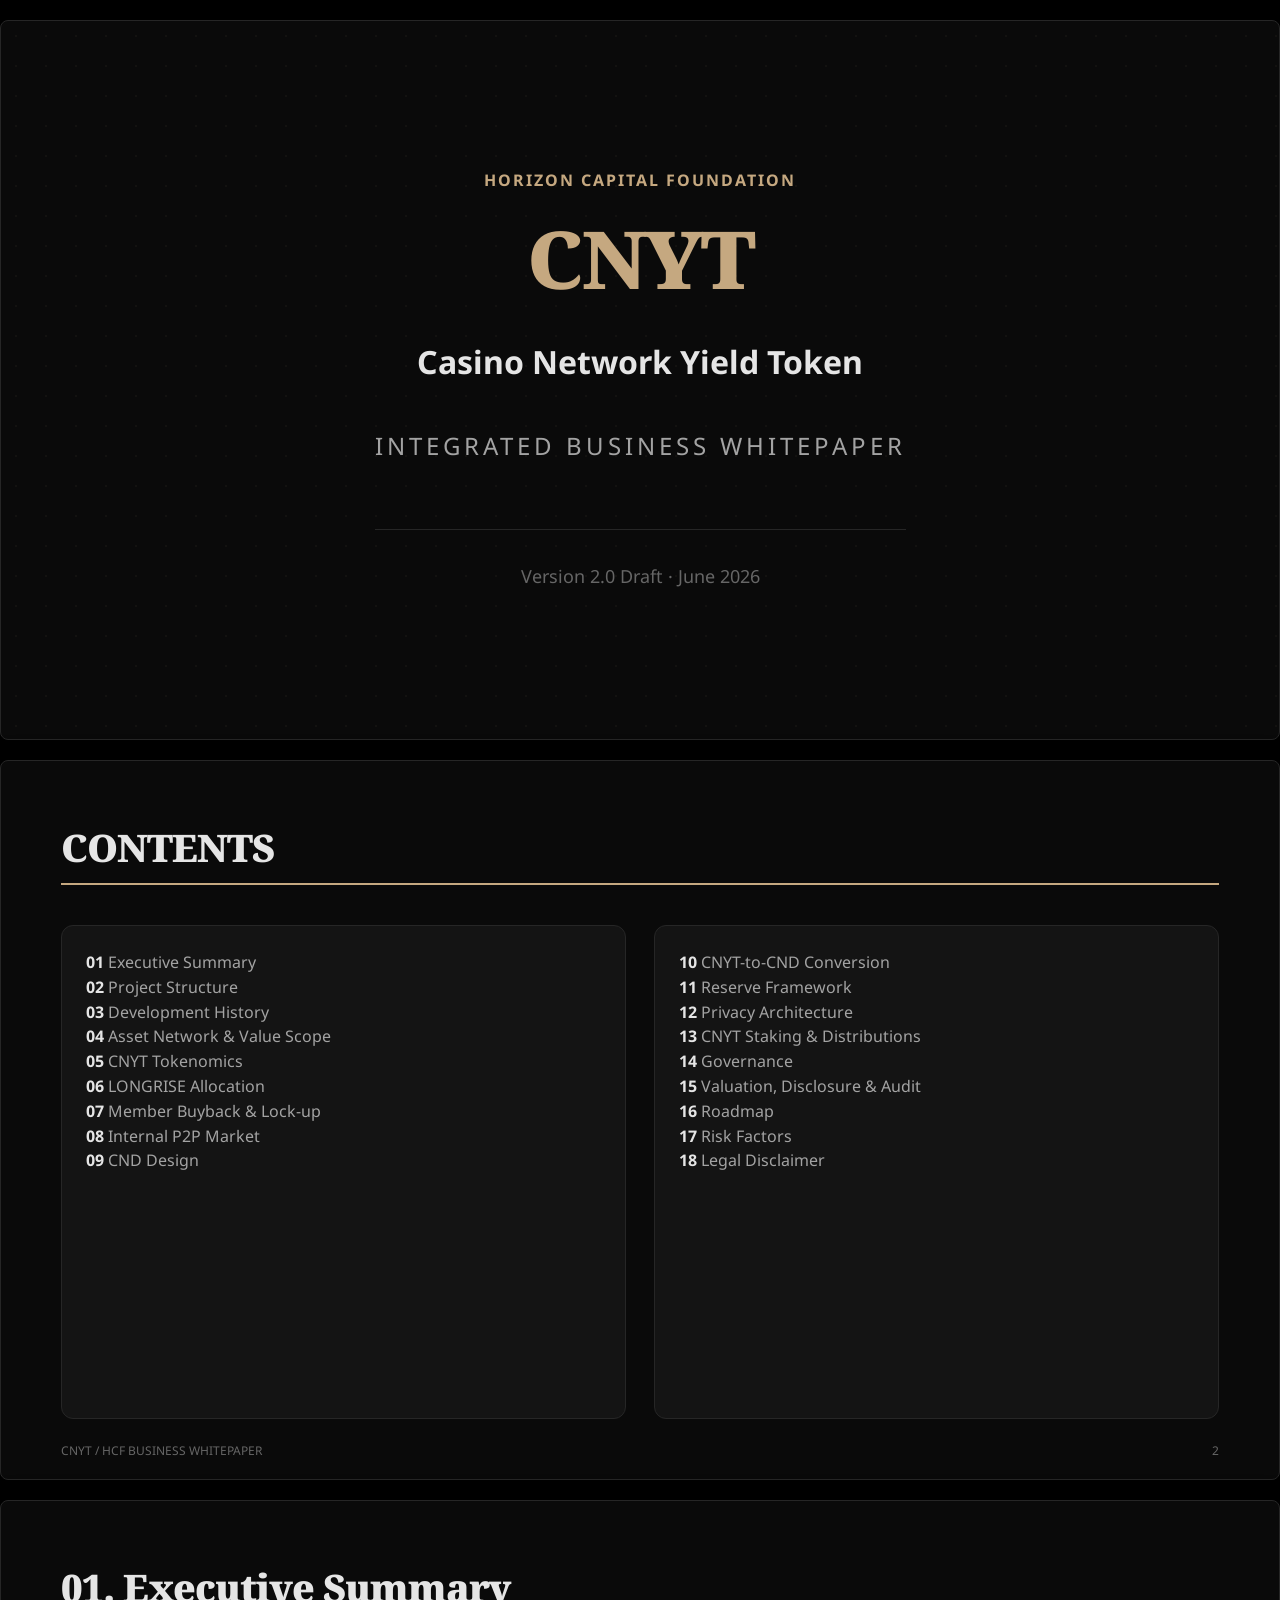
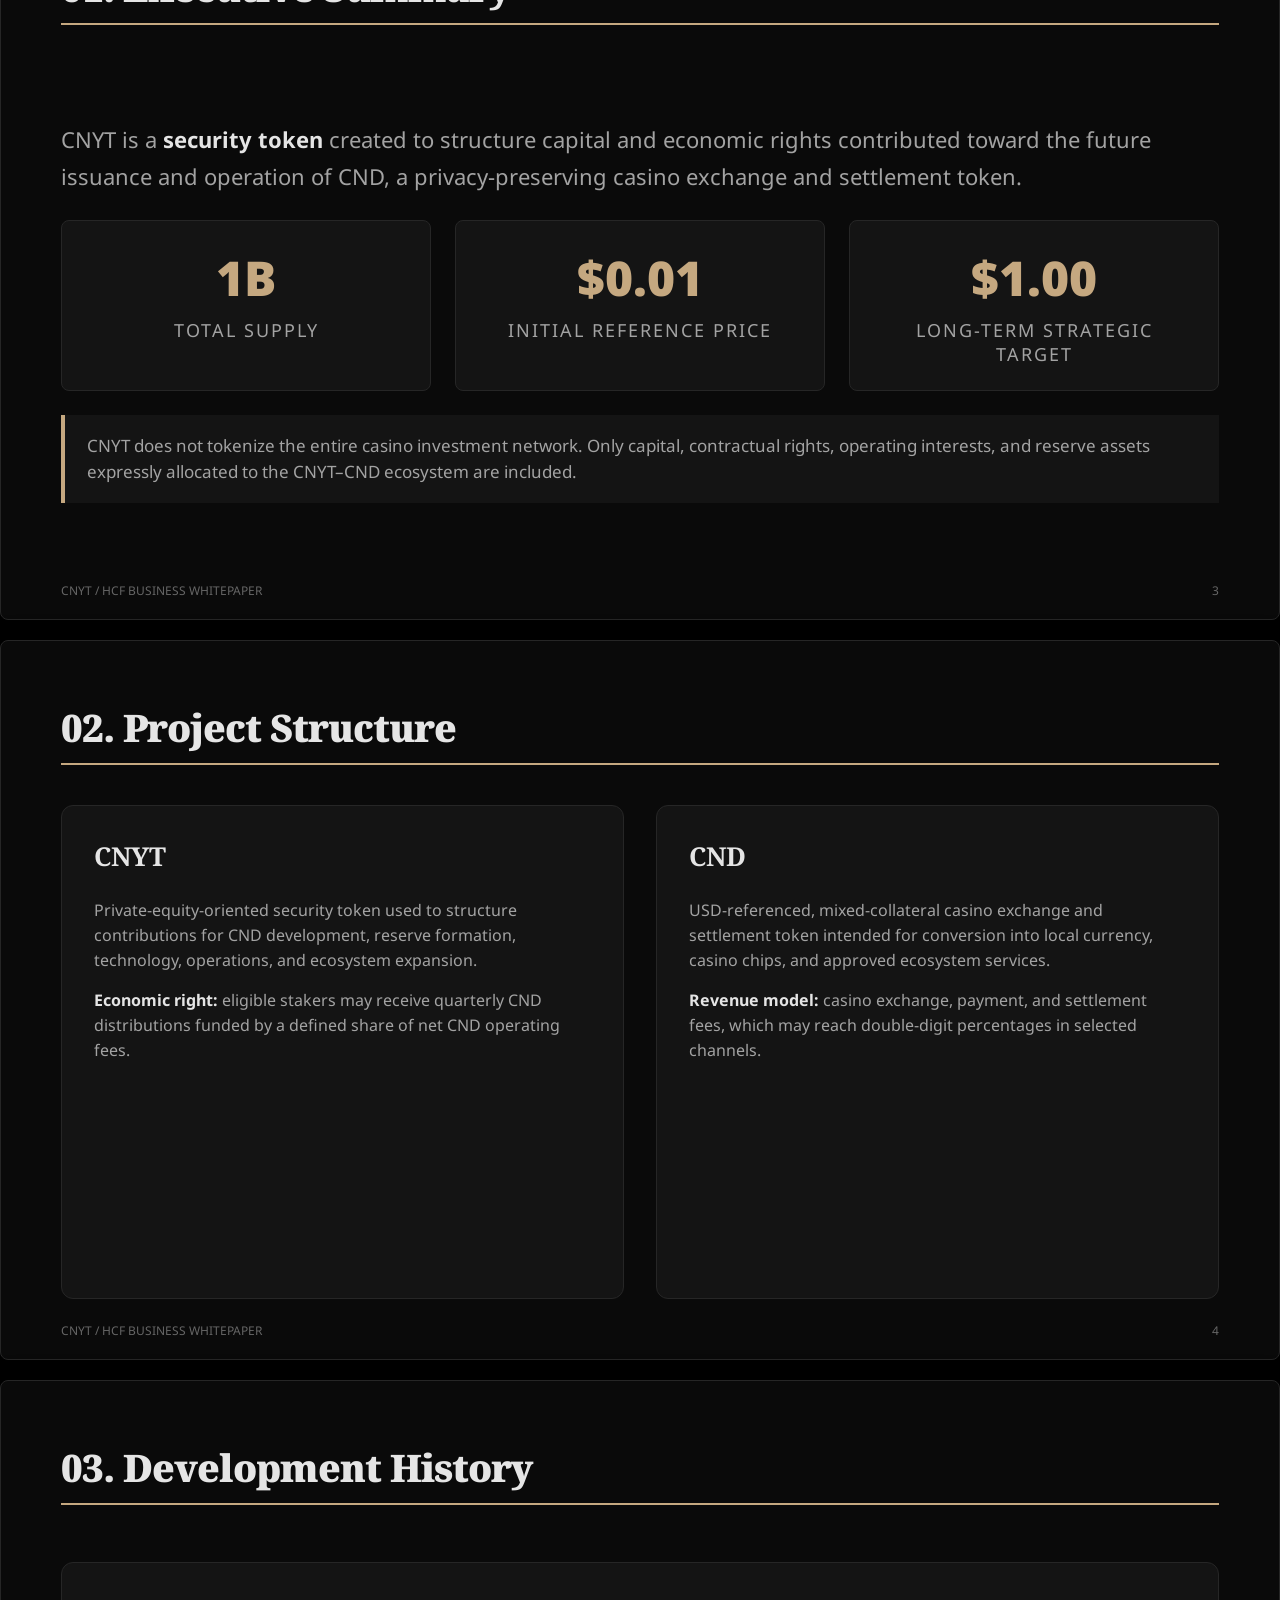
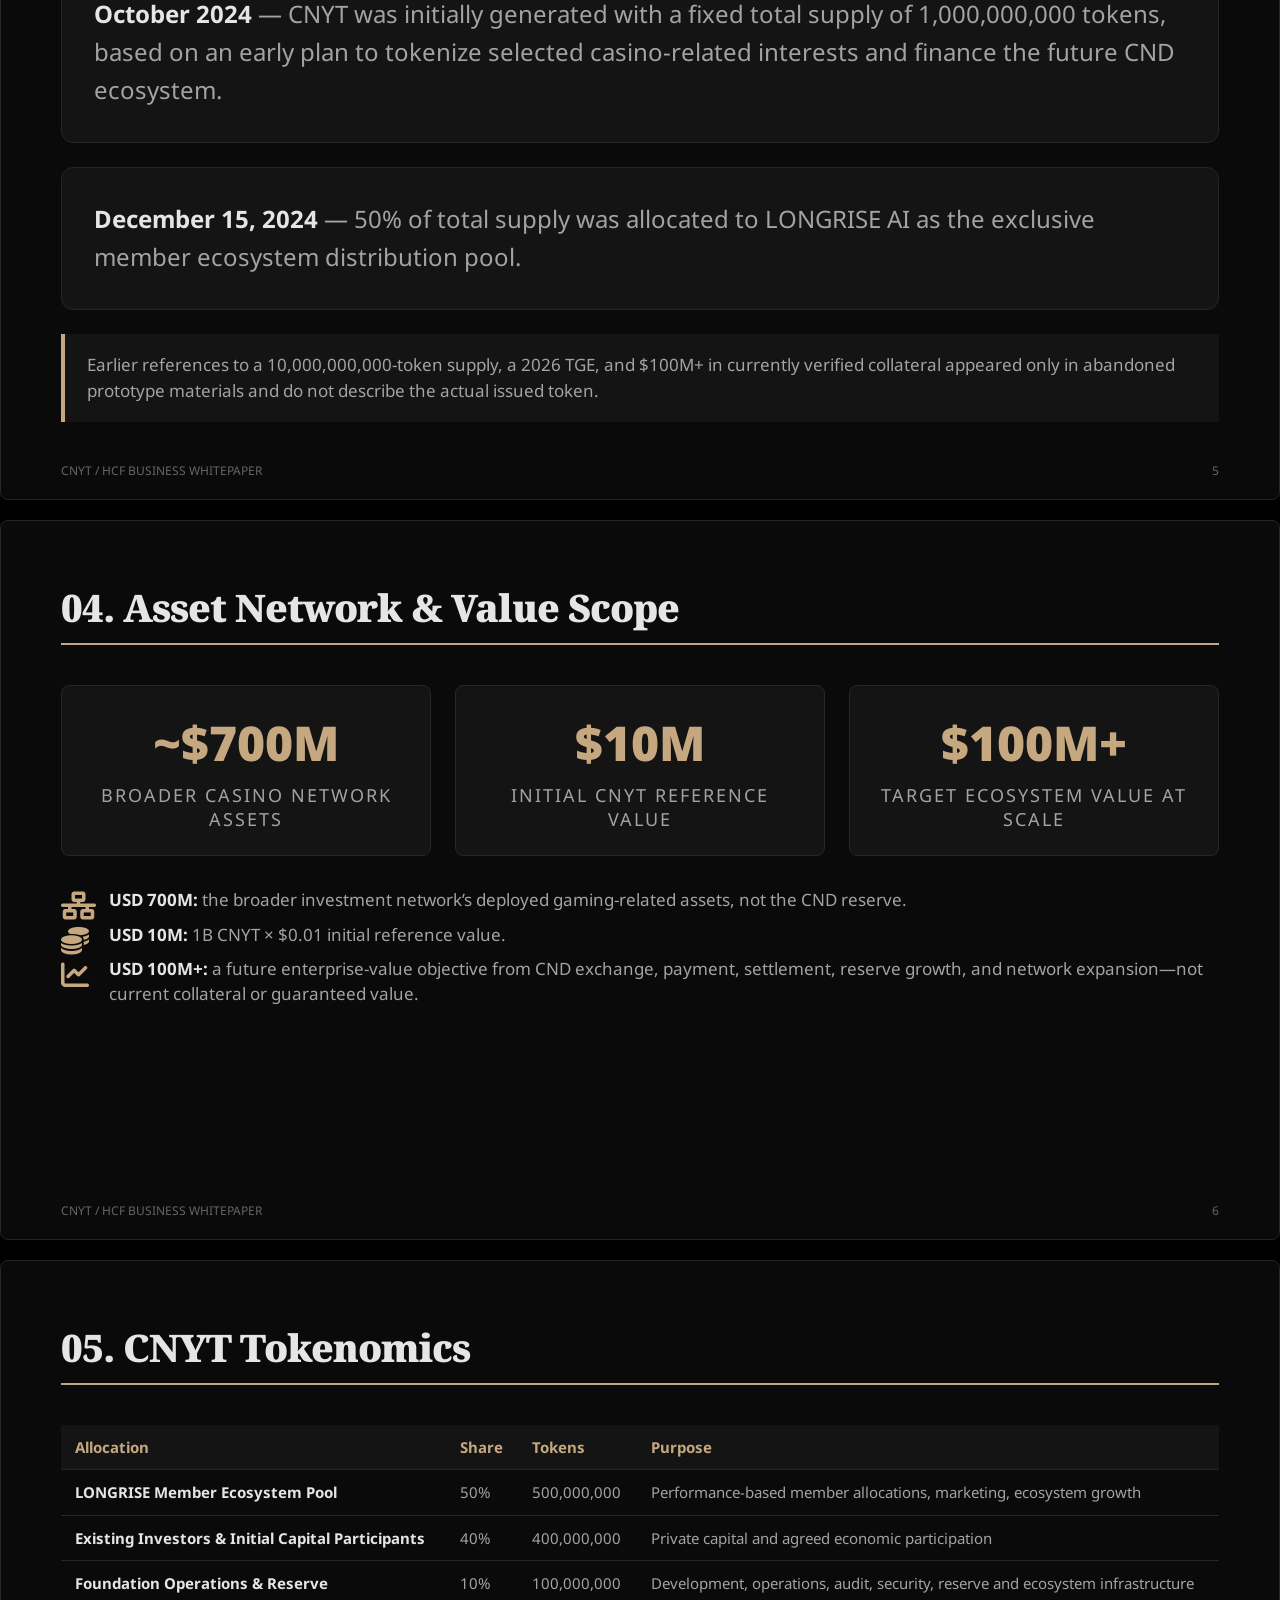
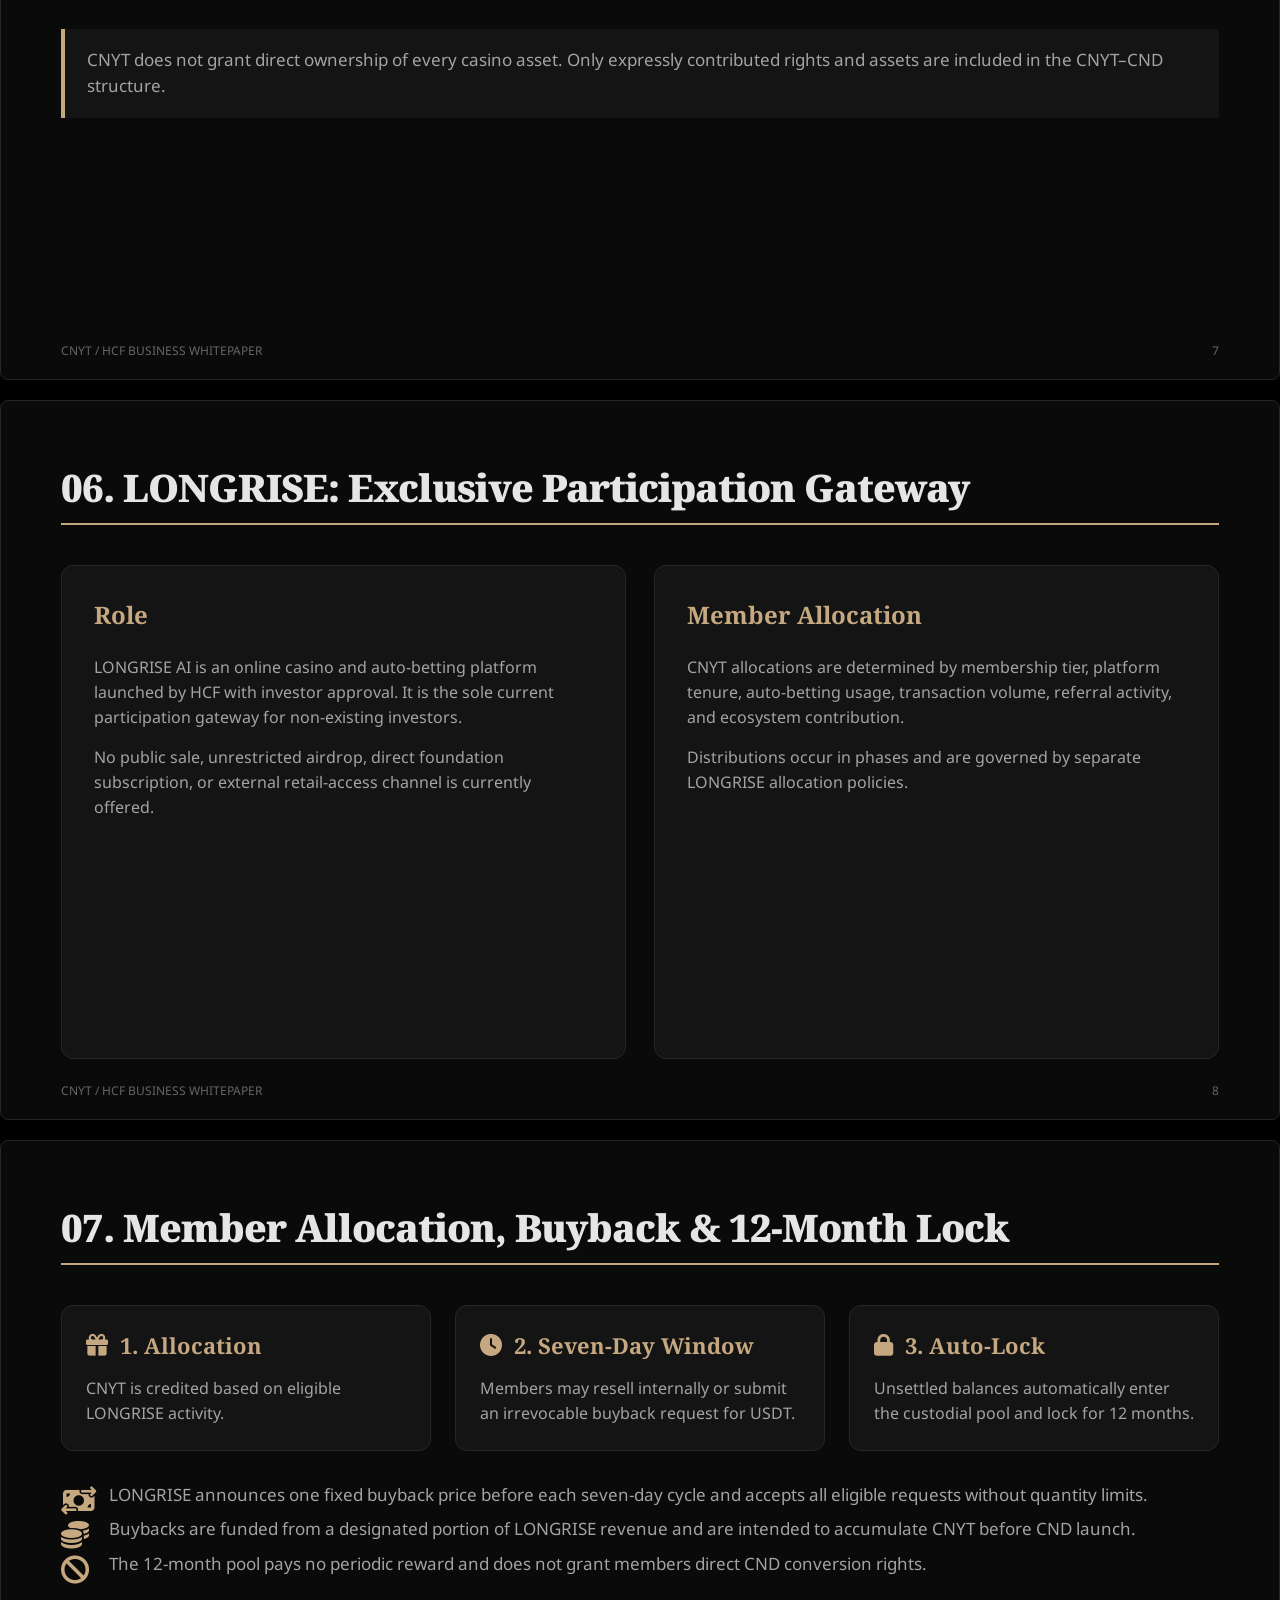
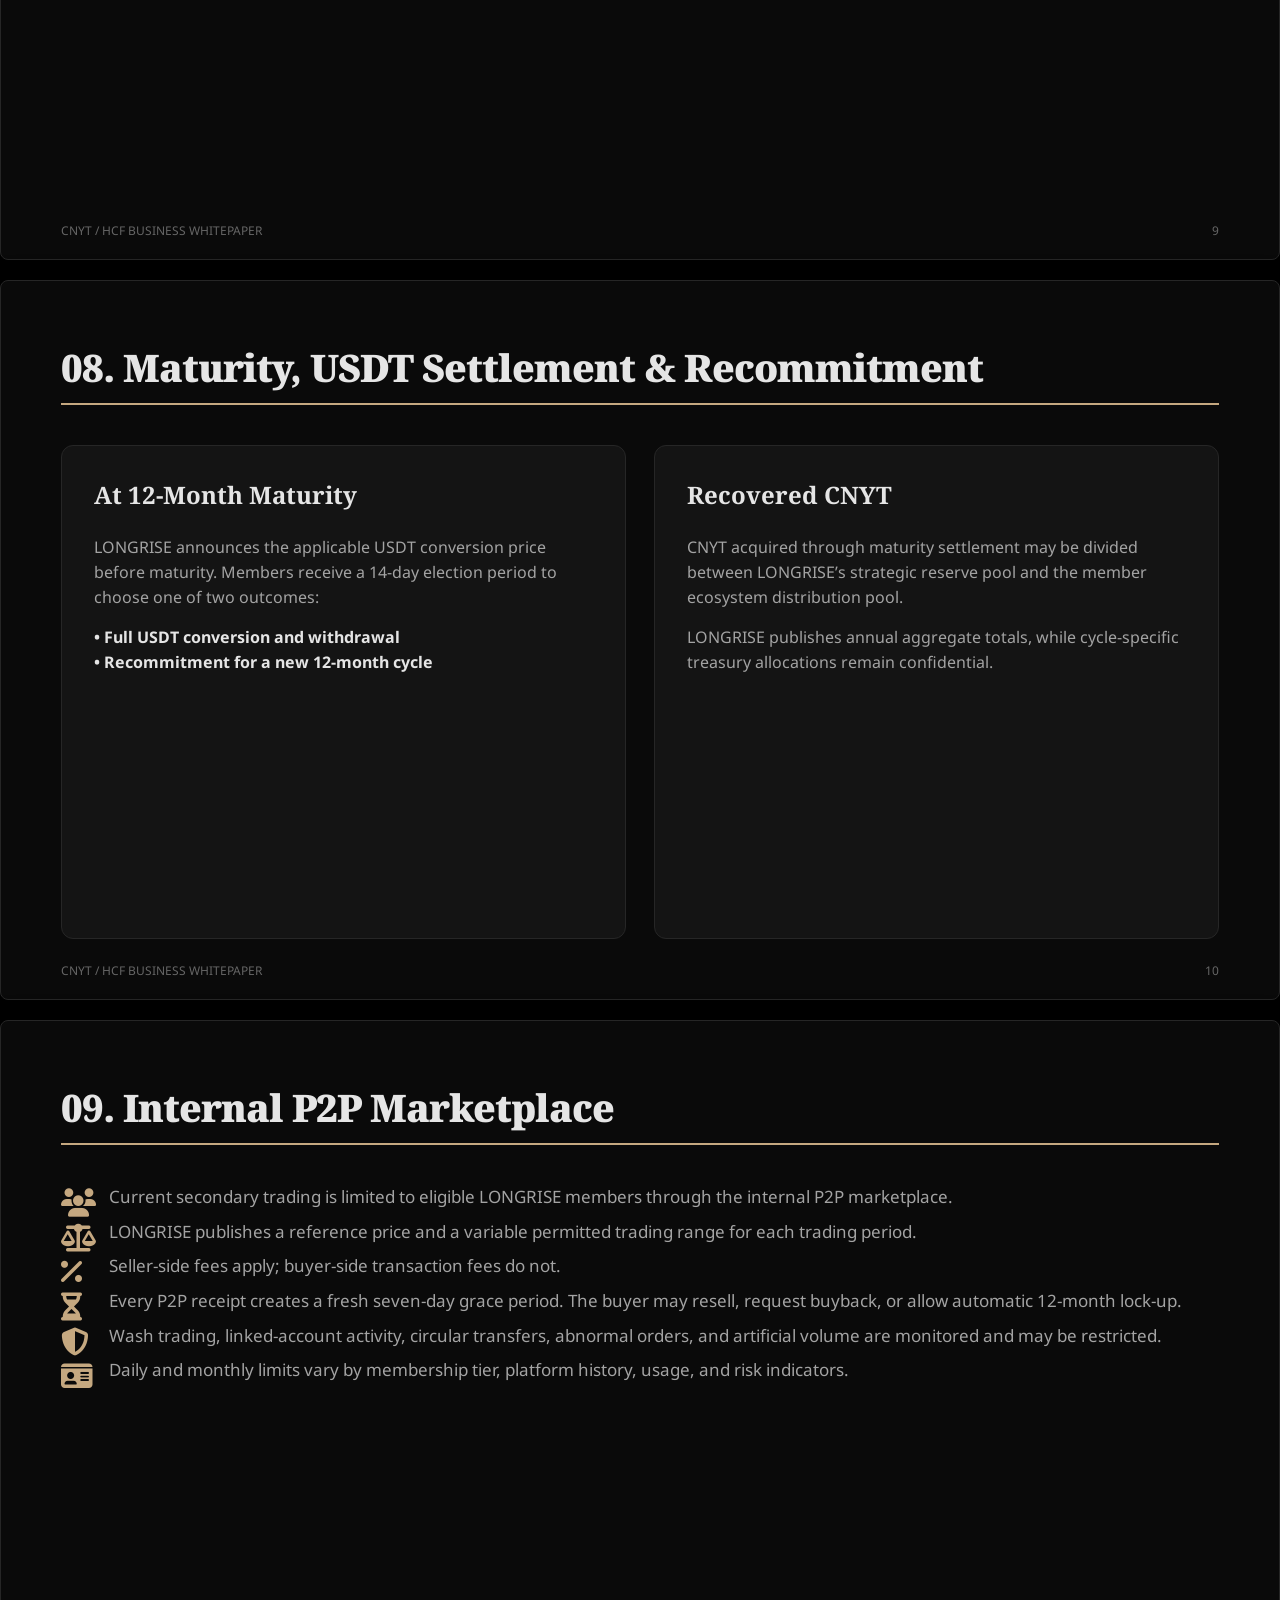
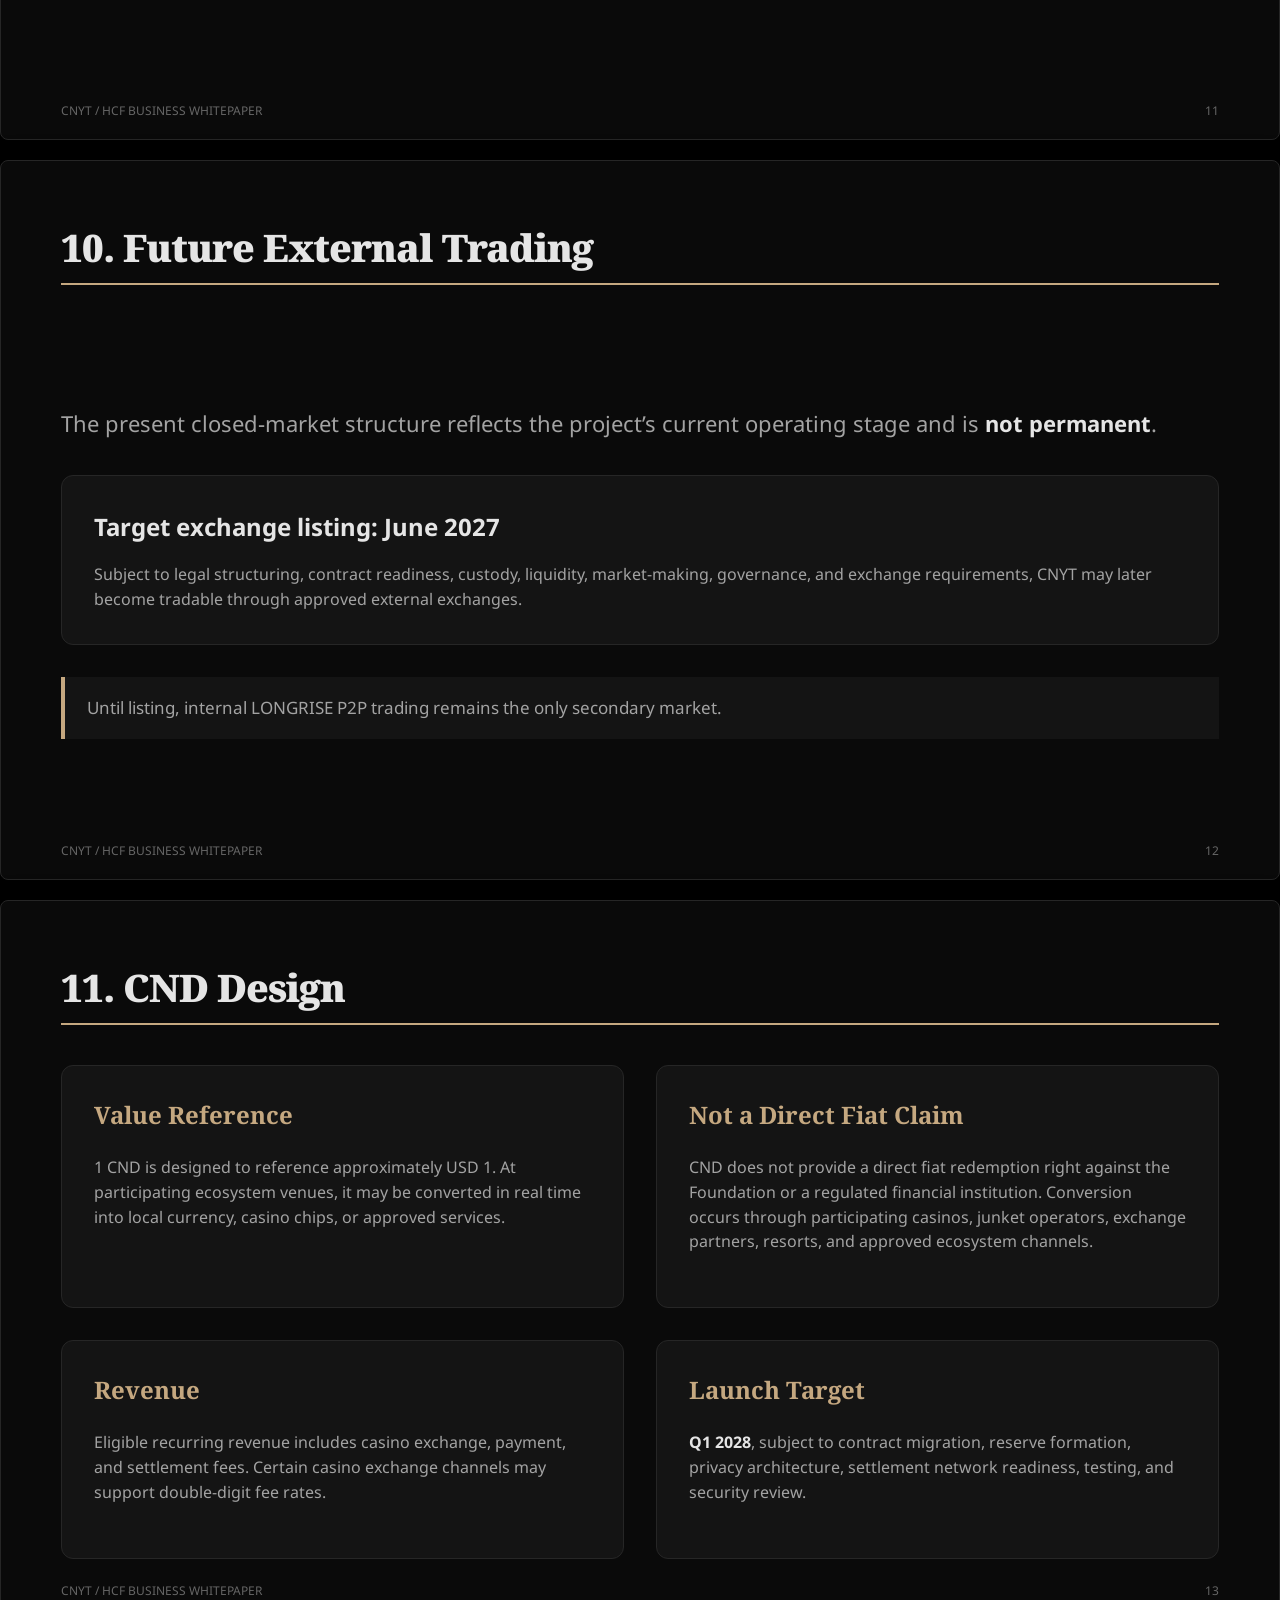
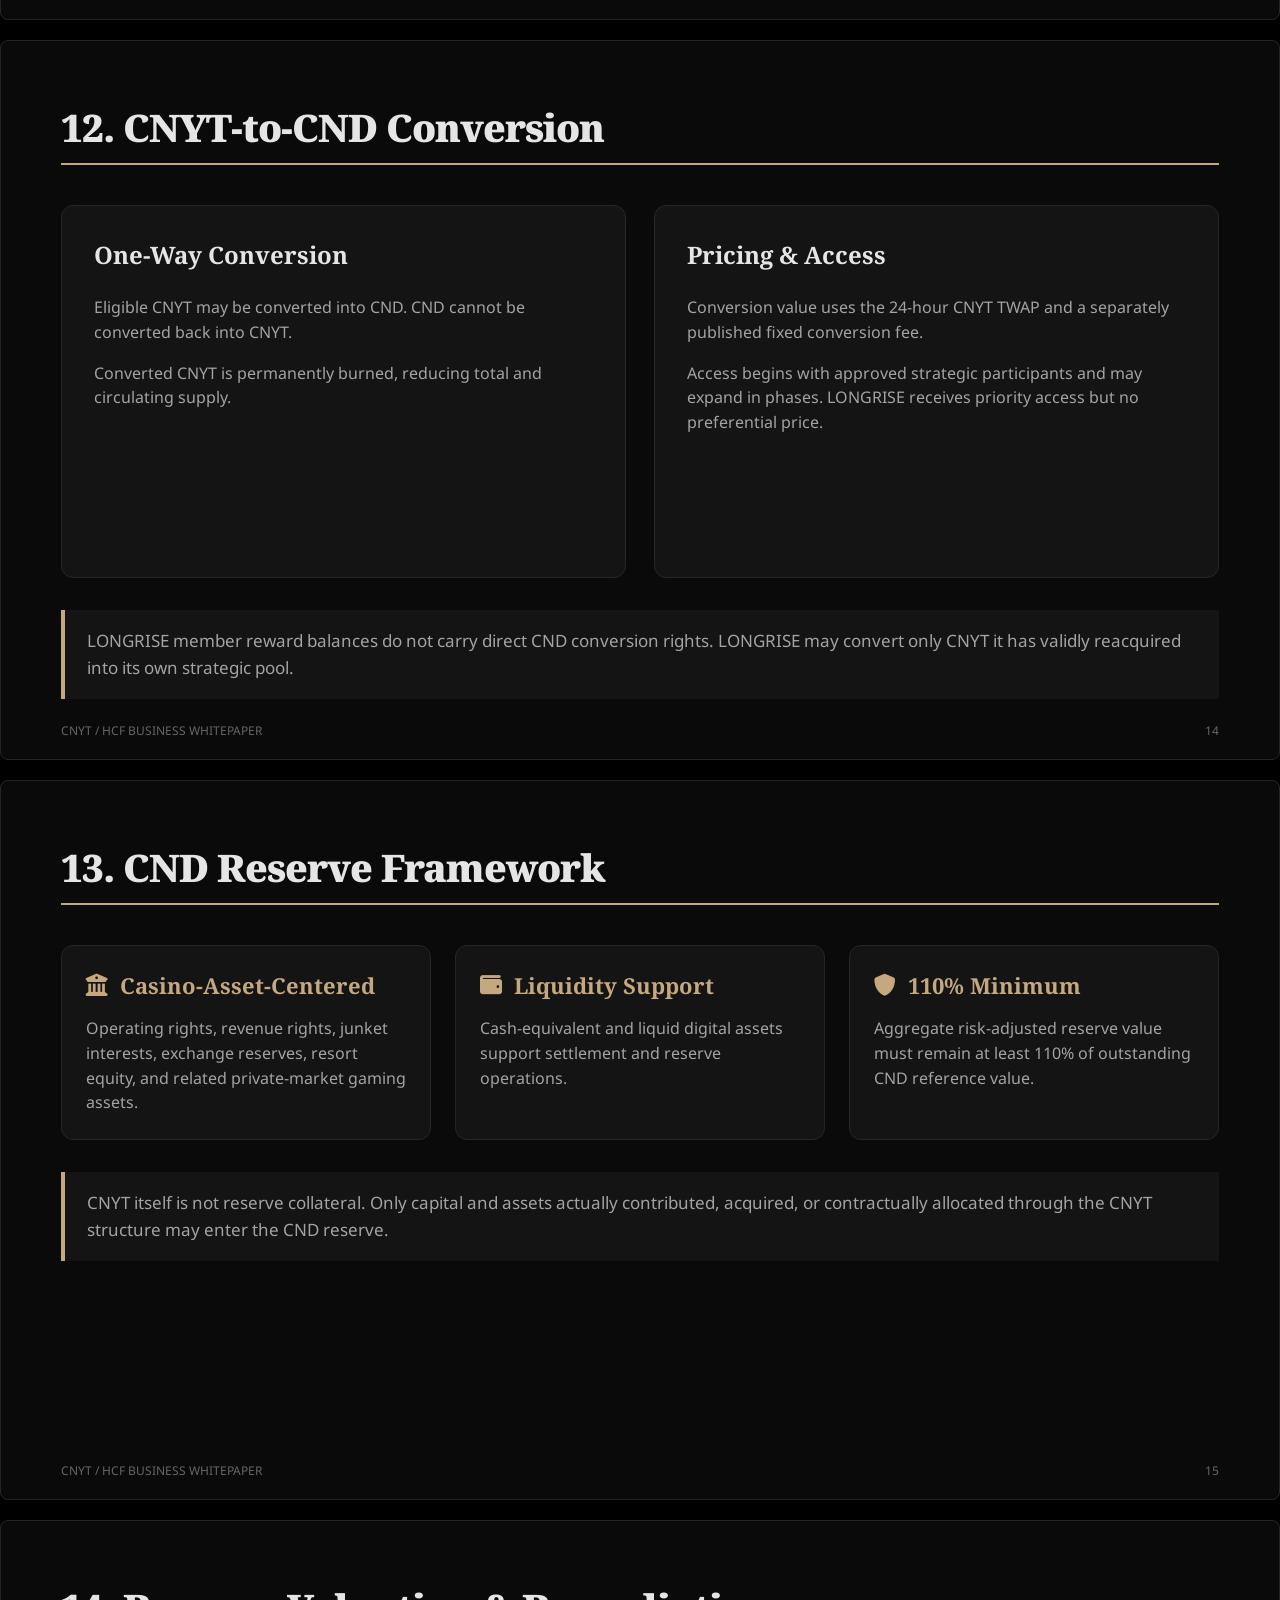
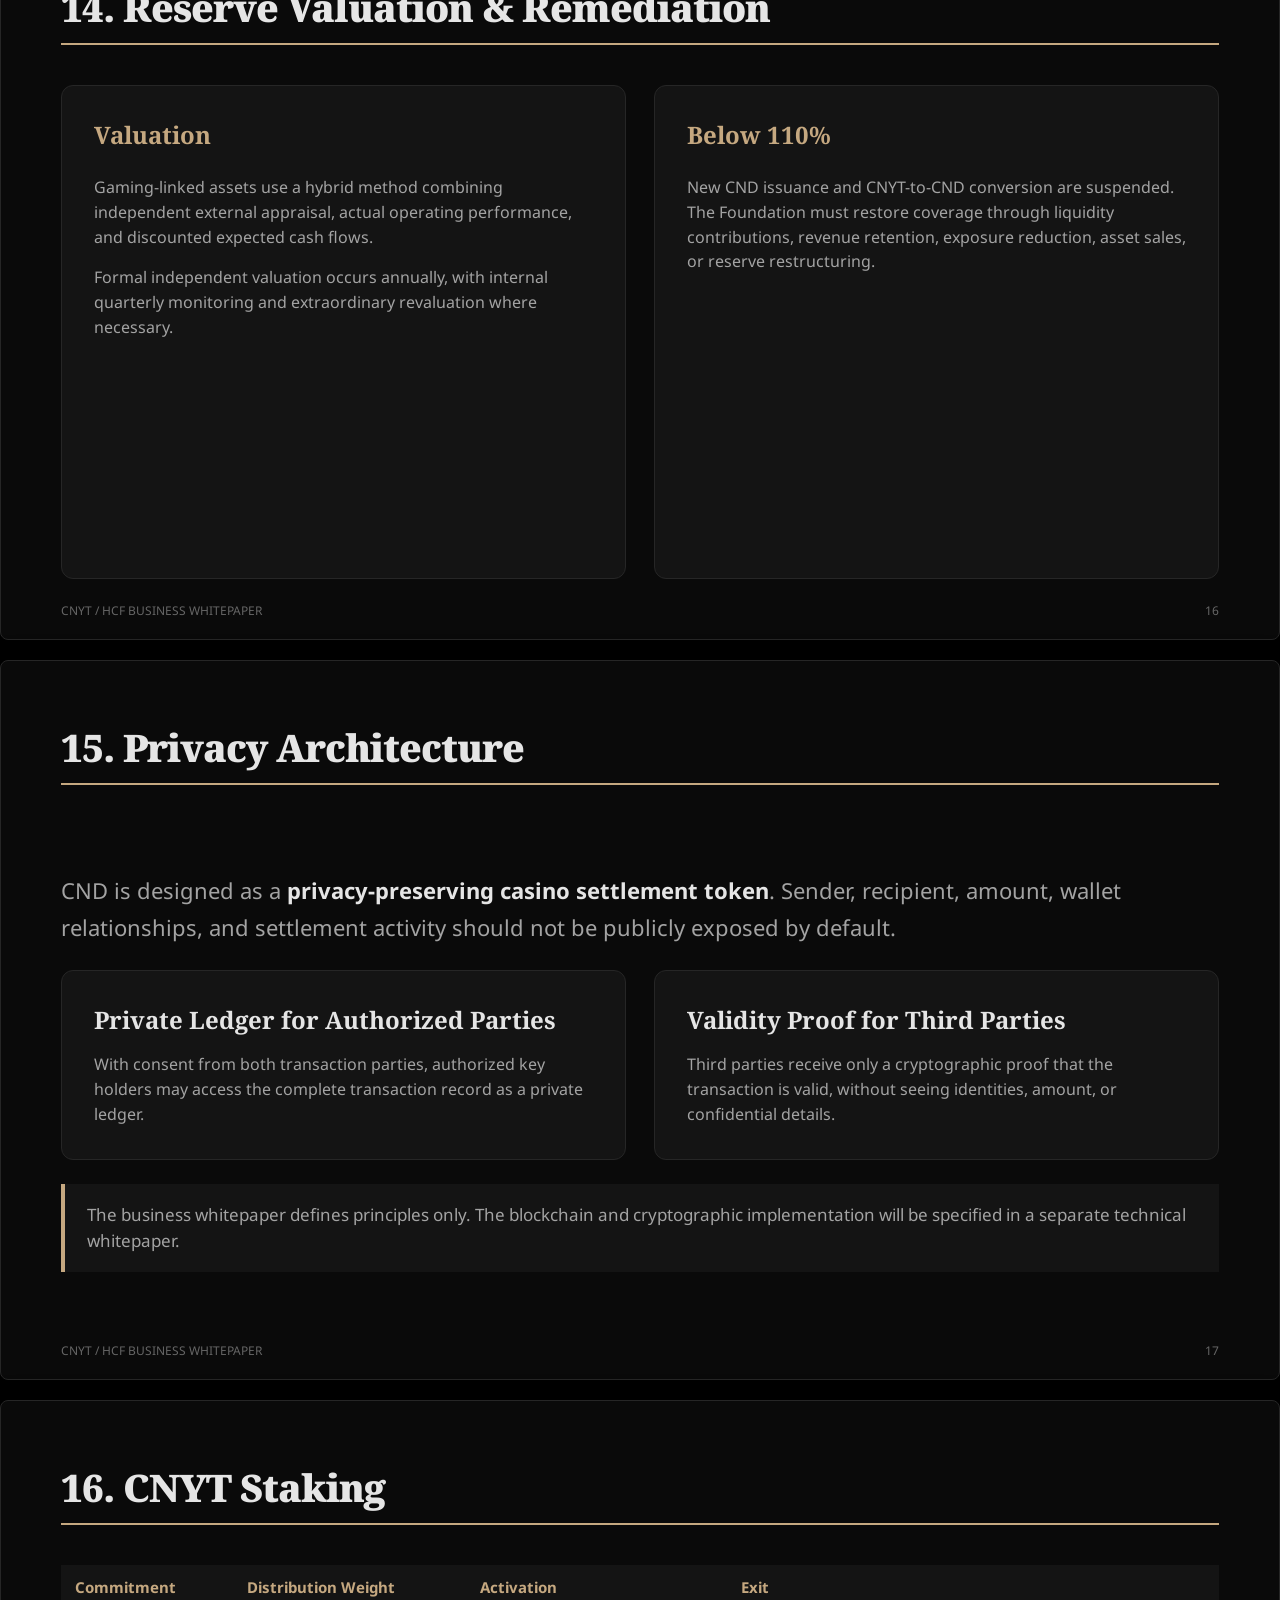
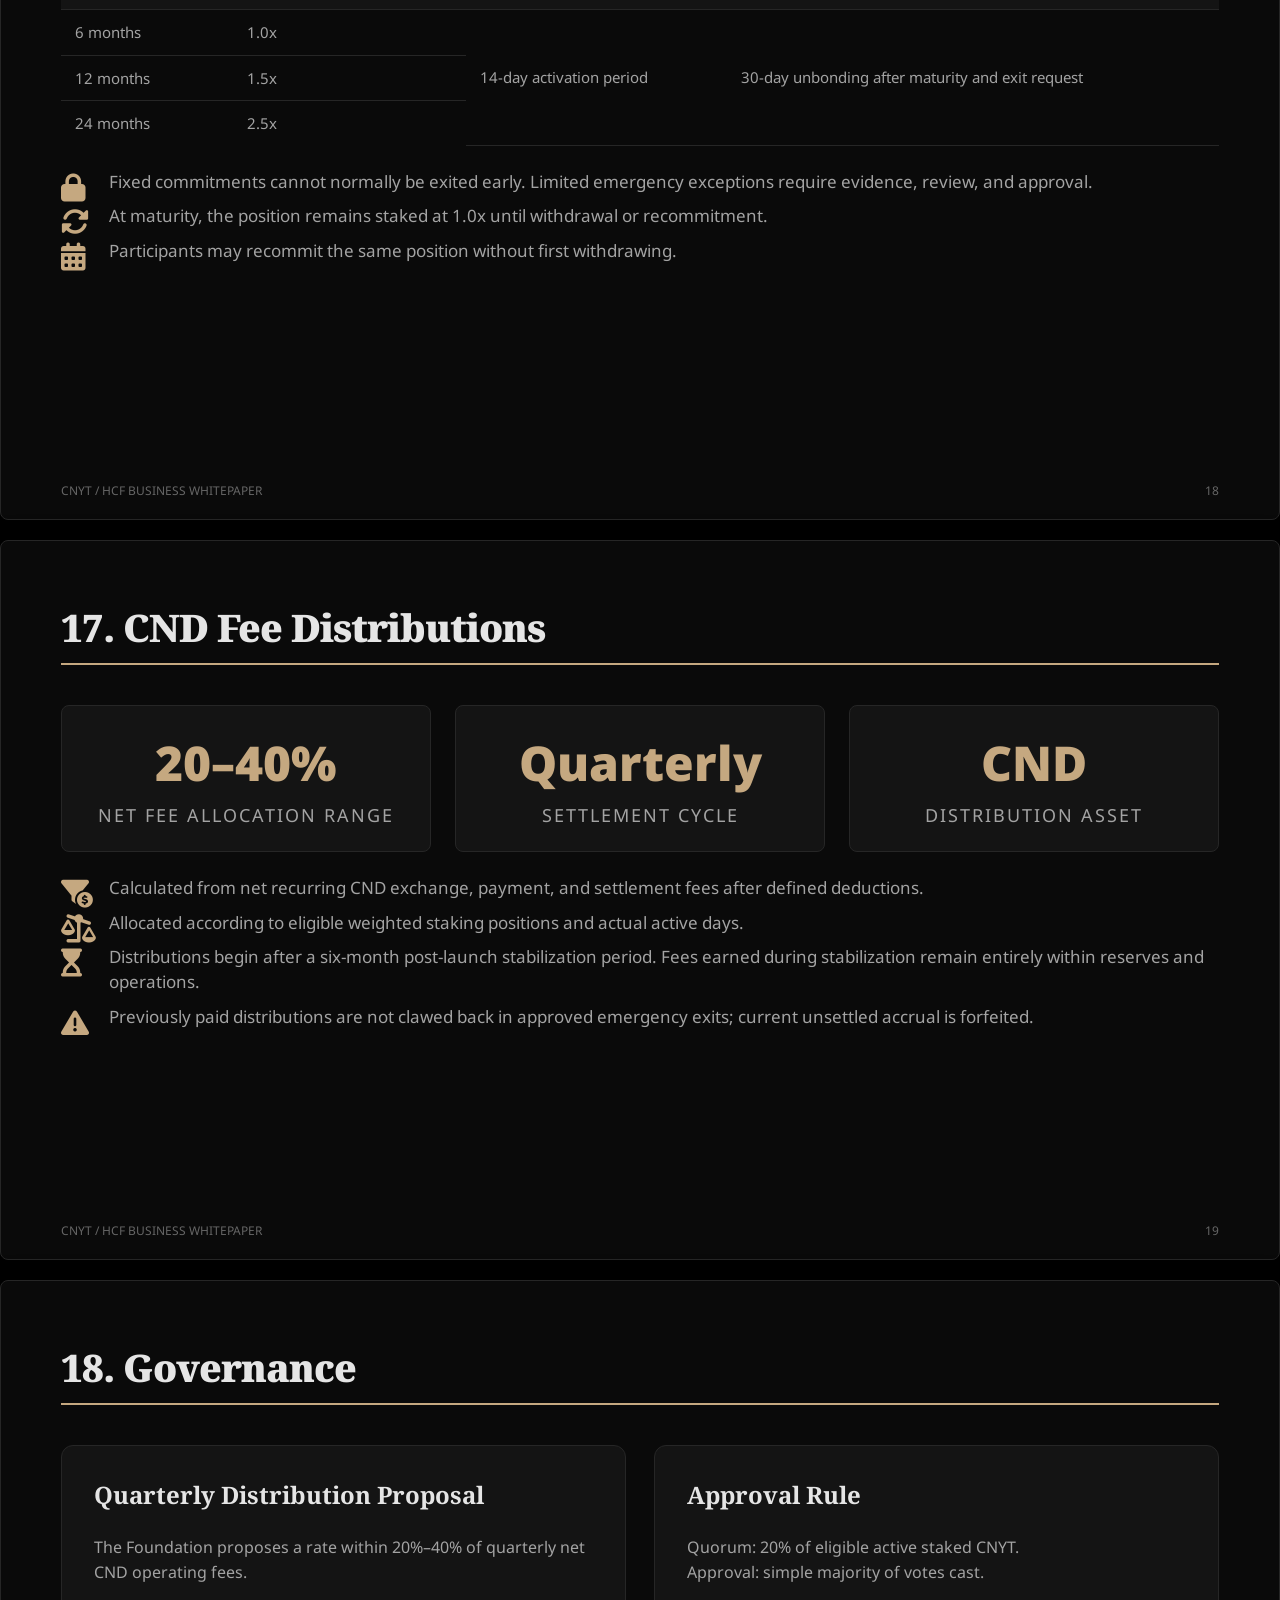
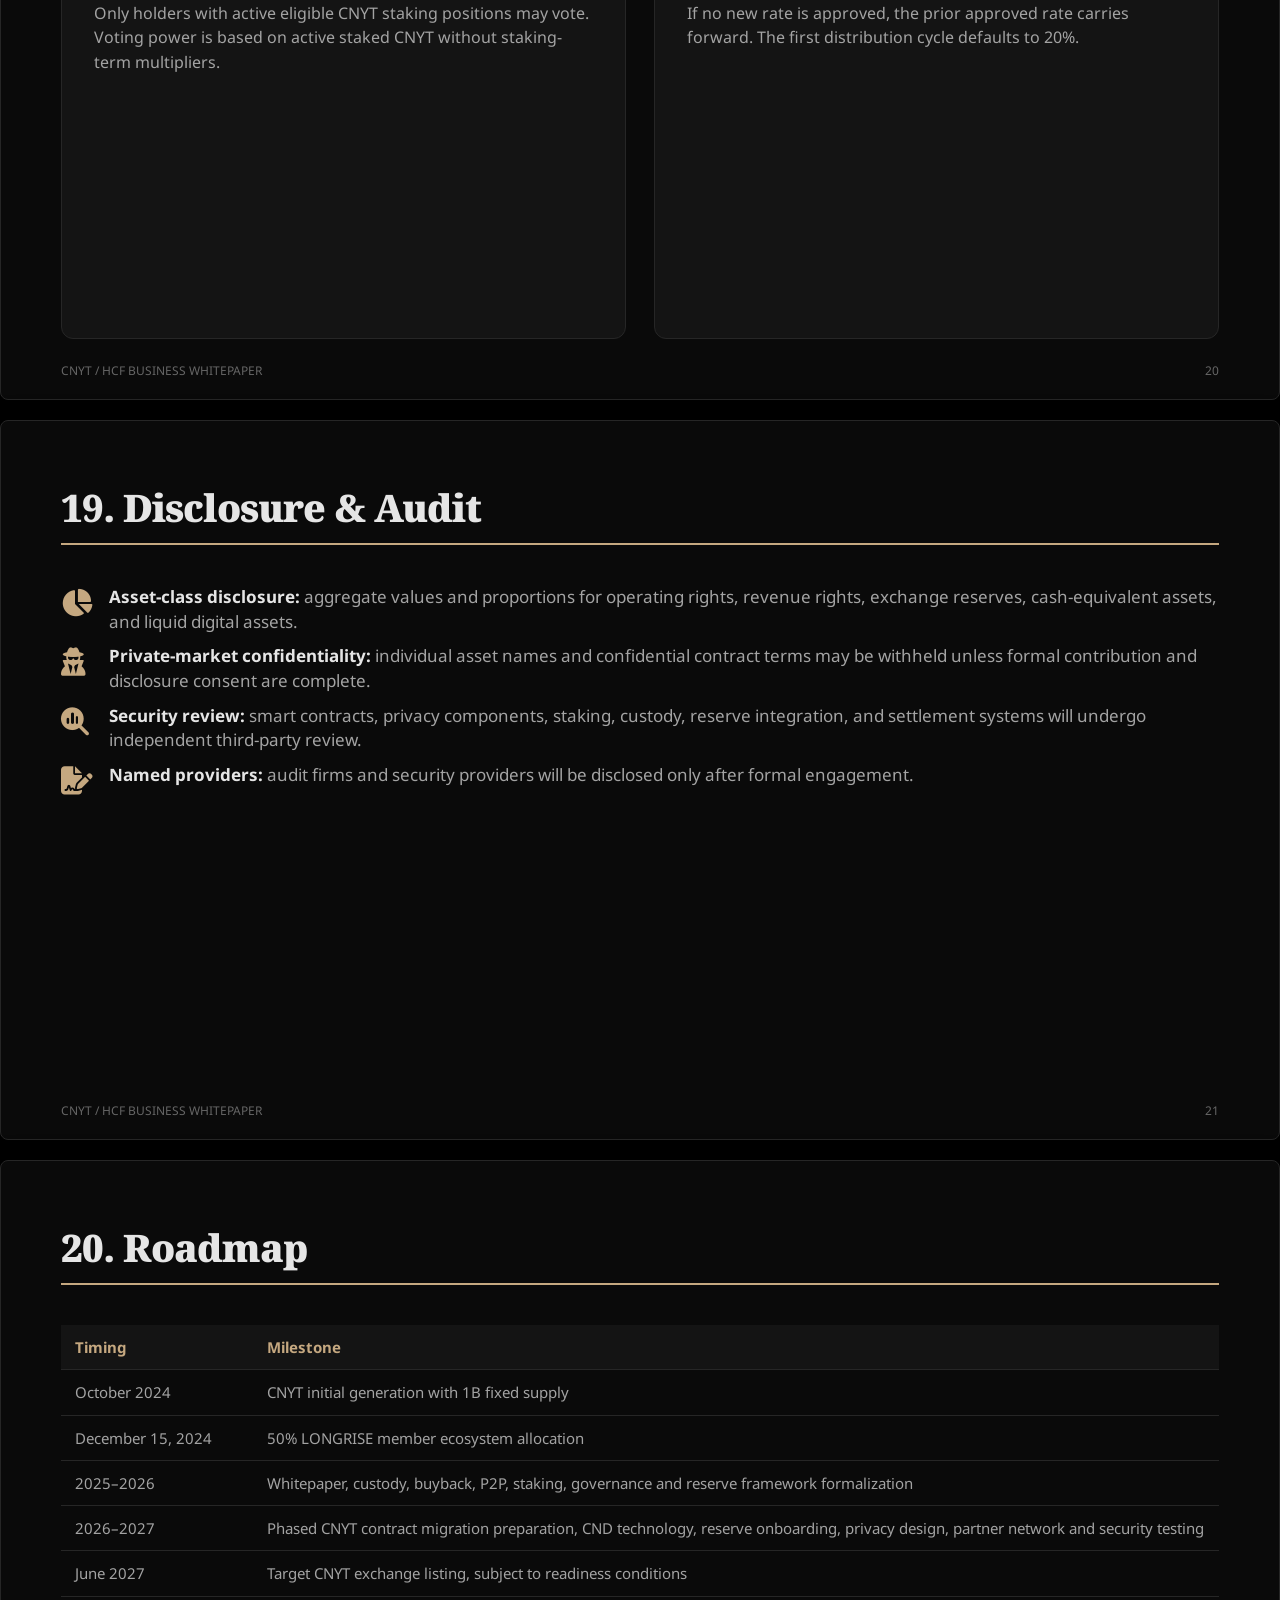
<file: assets/docs/CNYT_Integrated_Whitepaper_v2.html>
<!DOCTYPE html>
<html lang="en"><head><meta http-equiv="Content-Type" content="text/html; charset=UTF-8">
    <meta name="viewport" content="width=device-width, initial-scale=1.0">
    <title>CNYT (HCF) Integrated Business Whitepaper v2.0</title>
    
    <!-- Google Fonts & FontAwesome -->
    <link rel="preconnect" href="https://fonts.googleapis.com">
    <link rel="preconnect" href="https://fonts.gstatic.com" crossorigin>
    <link href="https://fonts.googleapis.com/css2?family=Noto+Sans:wght@300;400;500;700;900&family=Noto+Serif:wght@400;700;900&display=swap" rel="stylesheet">
    <link rel="stylesheet" href="https://cdnjs.cloudflare.com/ajax/libs/font-awesome/6.4.0/css/all.min.css">

    <style>
        /* Print & Base Setup */
        :root {
            --bg-base: #0a0a0a;
            --bg-alt: #141414;
            --gold: #c5a880;
            --text-main: #e5e5e5;
            --text-sub: #a3a3a3;
            --border: #262626;
        }

        * { margin: 0; padding: 0; box-sizing: border-box; }

        body {
            background-color: #000;
            font-family: 'Noto Sans', sans-serif;
            display: flex;
            flex-direction: column;
            align-items: center;
            gap: 20px;
            padding: 20px 0;
            margin: 0;
            color: var(--text-sub);
            -webkit-print-color-adjust: exact !important;
            print-color-adjust: exact !important;
        }

        @media print {
            body { padding: 0; gap: 0; background-color: var(--bg-base); }
            @page { size: 16in 9in; margin: 0; }
            .slide { 
                page-break-after: always; 
                margin: 0 !important; 
                border: none !important; 
                border-radius: 0 !important; 
                box-shadow: none !important; 
            }
        }

        /* Slide Structure */
        .slide {
            width: 1280px;
            height: 720px;
            background-color: var(--bg-base);
            border: 1px solid var(--border);
            border-radius: 8px;
            box-shadow: 0 10px 30px rgba(0,0,0,0.8);
            display: flex;
            flex-direction: column;
            padding: 60px;
            position: relative;
            overflow: hidden;
            box-sizing: border-box;
        }

        /* Typography */
        h1, h2, h3, h4, .font-serif { 
            font-family: 'Noto Serif', serif; 
            color: var(--text-main); 
            word-break: keep-all; 
            margin: 0; 
        }
        
        p, li, td, th { 
            font-size: 20px; 
            line-height: 1.6; 
            word-break: keep-all; 
            margin: 0; 
        }
        
        .slide-title {
            font-size: 38px;
            font-weight: 900;
            margin-bottom: 40px;
            border-bottom: 2px solid var(--gold);
            padding-bottom: 10px;
            display: inline-block;
            width: 100%;
            letter-spacing: -1px;
        }

        /* Layout Utilities */
        .flex { display: flex; }
        .flex-col { flex-direction: column; }
        .flex-1 { flex: 1; }
        .items-center { align-items: center; }
        .justify-center { justify-content: center; }
        .text-center { text-align: center; }
        .relative { position: relative; }
        .absolute { position: absolute; }
        .z-10 { z-index: 10; }
        .gap-6 { gap: 24px; }
        .gap-8 { gap: 32px; }
        .gap-12 { gap: 48px; }
        .mb-4 { margin-bottom: 16px; }
        .mb-6 { margin-bottom: 24px; }
        .mb-8 { margin-bottom: 32px; }
        .mb-10 { margin-bottom: 40px; }
        .mt-4 { margin-top: 16px; }
        .mt-6 { margin-top: 24px; }
        .mt-8 { margin-top: 32px; }
        .mt-16 { margin-top: 64px; }
        .p-6 { padding: 24px; }
        .p-8 { padding: 32px; }
        .p-10 { padding: 40px; }
        .w-full { width: 100%; }

        /* Grid */
        .grid { display: grid; }
        .grid-cols-2 { grid-template-columns: repeat(2, 1fr); }
        .grid-cols-3 { grid-template-columns: repeat(3, 1fr); }

        /* Colors */
        .text-gold { color: var(--gold); }
        .bg-gold { background-color: var(--gold); }
        .text-main { color: var(--text-main); }

        /* Background Pattern */
        .bg-pattern { 
            background-image: radial-gradient(var(--gold) 1px, transparent 1px); 
            background-size: 30px 30px; 
            opacity: 0.05; 
        }

        /* Box Styles */
        .box {
            background-color: var(--bg-alt);
            border: 1px solid var(--border);
            border-radius: 12px;
        }

        .box-gold-border {
            background-color: var(--bg-alt);
            border-left: 4px solid var(--gold);
        }

        /* Table */
        .table-custom { 
            width: 100%; 
            border-collapse: collapse; 
        }
        
        .table-custom th, .table-custom td { 
            border-bottom: 1px solid var(--border); 
            padding: 22px 24px; 
            text-align: left; 
        }
        
        .table-custom th { 
            background-color: var(--bg-alt); 
            color: var(--gold); 
            font-weight: 700; 
        }
        
        .table-custom tr:last-child td { 
            border-bottom: none; 
        }

        /* Stats Card */
        .stat-card {
            background-color: var(--bg-alt);
            border: 1px solid var(--border);
            border-radius: 8px;
            padding: 24px;
            text-align: center;
        }

        .stat-number {
            font-size: 48px;
            font-weight: 900;
            color: var(--gold);
            margin-bottom: 8px;
            display: block;
        }

        .stat-label {
            font-size: 18px;
            color: var(--text-sub);
            text-transform: uppercase;
            letter-spacing: 2px;
        }

        /* Feature Box */
        .feature-box {
            background-color: var(--bg-alt);
            border: 1px solid var(--border);
            border-radius: 12px;
            padding: 24px;
        }

        .feature-title {
            font-size: 22px;
            font-weight: 700;
            color: var(--gold);
            margin-bottom: 16px;
            display: flex;
            align-items: center;
        }

        .feature-title i {
            margin-right: 12px;
        }

        /* List */
        ul.icon-list {
            list-style: none;
            padding: 0;
        }

        ul.icon-list li {
            position: relative;
            padding-left: 48px;
            margin-bottom: 24px;
        }

        ul.icon-list li i {
            position: absolute;
            left: 0;
            top: 4px;
            font-size: 28px;
            color: var(--gold);
        }

        /* Timeline */
        .timeline-container {
            display: flex;
            align-items: center;
            width: 100%;
            position: relative;
            padding-top: 40px;
        }

        .timeline-line { 
            background-color: var(--border); 
            height: 4px; 
            width: 100%; 
            position: absolute; 
            top: 50%; 
            transform: translateY(-2px); 
            z-index: 0; 
        }

        .timeline-item {
            width: 25%;
            position: relative;
            text-align: center;
        }

        .timeline-node { 
            width: 20px; 
            height: 20px; 
            background: var(--bg-base); 
            border: 4px solid var(--gold); 
            border-radius: 50%; 
            position: absolute; 
            left: 50%; 
            top: 50%; 
            transform: translate(-50%, -50%); 
            z-index: 1; 
        }

        .timeline-card {
            background-color: var(--bg-alt);
            border: 1px solid var(--border);
            border-radius: 8px;
            padding: 24px;
            position: absolute;
            left: 50%;
            transform: translateX(-50%);
            width: 90%;
        }

        .timeline-card.top {
            top: 40px;
        }

        .timeline-card.bottom {
            bottom: 40px;
        }

        .timeline-title {
            font-size: 20px;
            font-weight: 700;
            color: var(--text-main);
            margin-bottom: 8px;
        }

        .timeline-desc {
            font-size: 16px;
        }

        /* Pie Chart */
        .pie-chart {
            width: 360px;
            height: 360px;
            border-radius: 50%;
            background: conic-gradient(
                var(--gold) 0% 40%,
                #404040 40% 70%,
                #1f1f1f 70% 100%
            );
        }

        .legend-item {
            display: flex;
            align-items: center;
            font-size: 22px;
            font-weight: 700;
            color: var(--text-main);
            margin-bottom: 32px;
        }

        .legend-color {
            width: 24px;
            height: 24px;
            border-radius: 4px;
            margin-right: 16px;
        }

        /* Quote */
        .quote-container {
            width: 85%;
            text-align: center;
            position: relative;
            padding: 0 40px;
        }

        .quote-mark-open {
            position: absolute;
            left: -20px;
            top: 10px;
            font-size: 100px;
            color: var(--border);
            font-family: sans-serif;
            line-height: 1;
        }

        .quote-mark-close {
            position: absolute;
            right: -20px;
            bottom: -40px;
            font-size: 100px;
            color: var(--border);
            font-family: sans-serif;
            line-height: 1;
        }

        .quote-text {
            font-size: 32px;
            font-weight: 900;
            color: var(--text-main);
            font-family: 'Noto Serif', serif;
            line-height: 1.6;
            margin-bottom: 40px;
            position: relative;
            z-index: 10;
        }

        .quote-author {
            font-size: 20px;
            font-weight: 700;
            color: var(--gold);
            letter-spacing: 2px;
            text-transform: uppercase;
        }

        /* Cover Specific */
        .cover-title {
            font-size: 80px;
            font-weight: 900;
            margin-bottom: 24px;
            color: var(--gold);
            font-family: 'Noto Serif', serif;
            letter-spacing: -2px;
        }

        .cover-subtitle {
            font-size: 32px;
            font-weight: 700;
            color: var(--text-main);
            margin-bottom: 40px;
        }

        .cover-org {
            font-size: 24px;
            color: var(--text-sub);
            letter-spacing: 4px;
            text-transform: uppercase;
        }

        .cover-footer {
            margin-top: 64px;
            border-top: 1px solid var(--border);
            padding-top: 32px;
        }

        .cover-date {
            font-size: 18px;
            color: #666;
        }

        /* Text Sizes */
        .text-lg { font-size: 22px; line-height: 1.7; }
        .text-xl { font-size: 24px; }
        .text-2xl { font-size: 26px; }
        strong { color: var(--text-main); }
    </style>

    <style>
      .small { font-size: 16px; line-height: 1.55; }
      .tiny { font-size: 14px; line-height: 1.45; }
      .kicker { font-size: 16px; letter-spacing: 2px; text-transform: uppercase; color: var(--gold); font-weight: 700; margin-bottom: 12px; }
      .pill { display:inline-block; padding:8px 14px; border:1px solid var(--border); border-radius:999px; background:var(--bg-alt); color:var(--text-main); font-size:15px; margin:4px; }
      .two-col { display:grid; grid-template-columns:1fr 1fr; gap:28px; }
      .three-col { display:grid; grid-template-columns:repeat(3,1fr); gap:24px; }
      .note { border-left:4px solid var(--gold); padding:18px 22px; background:var(--bg-alt); font-size:17px; line-height:1.55; }
      .slide-footer { position:absolute; bottom:20px; left:60px; right:60px; display:flex; justify-content:space-between; font-size:12px; color:#666; }
      .compact-table th, .compact-table td { padding:12px 14px; font-size:15px; line-height:1.35; }
      .compact-list li { margin-bottom:10px !important; font-size:17px; line-height:1.45; }
    </style>
</head>
<body>
<div class="slide" style="justify-content:center;align-items:center;text-align:center;">
<div class="absolute" style="inset:0;background-image:radial-gradient(#c5a880 1px,transparent 1px);background-size:30px 30px;opacity:.05"></div>
<div class="relative z-10"><div class="kicker">Horizon Capital Foundation</div><h1 class="cover-title">CNYT</h1>
<p class="cover-subtitle">Casino Network Yield Token</p><p class="cover-org">Integrated Business Whitepaper</p>
<div class="cover-footer"><p class="cover-date">Version 2.0 Draft · June 2026</p></div></div></div>
<div class="slide" ><h2 class="slide-title">CONTENTS</h2><div class="two-col flex-1">
<div class="box p-6"><p class="small"><b class="text-main">01</b> Executive Summary<br><b class="text-main">02</b> Project Structure<br><b class="text-main">03</b> Development History<br><b class="text-main">04</b> Asset Network & Value Scope<br><b class="text-main">05</b> CNYT Tokenomics<br><b class="text-main">06</b> LONGRISE Allocation<br><b class="text-main">07</b> Member Buyback & Lock-up<br><b class="text-main">08</b> Internal P2P Market<br><b class="text-main">09</b> CND Design</p></div>
<div class="box p-6"><p class="small"><b class="text-main">10</b> CNYT-to-CND Conversion<br><b class="text-main">11</b> Reserve Framework<br><b class="text-main">12</b> Privacy Architecture<br><b class="text-main">13</b> CNYT Staking & Distributions<br><b class="text-main">14</b> Governance<br><b class="text-main">15</b> Valuation, Disclosure & Audit<br><b class="text-main">16</b> Roadmap<br><b class="text-main">17</b> Risk Factors<br><b class="text-main">18</b> Legal Disclaimer</p></div></div><div class="slide-footer"><span>CNYT / HCF BUSINESS WHITEPAPER</span><span>2</span></div></div>
<div class="slide" ><h2 class="slide-title">01. Executive Summary</h2><div class="flex-1 flex flex-col justify-center">
<p class="text-lg mb-6">CNYT is a <strong>security token</strong> created to structure capital and economic rights contributed toward the future issuance and operation of CND, a privacy-preserving casino exchange and settlement token.</p>
<div class="three-col mb-6"><div class="stat-card"><span class="stat-number">1B</span><div class="stat-label">Total Supply</div></div><div class="stat-card"><span class="stat-number">$0.01</span><div class="stat-label">Initial Reference Price</div></div><div class="stat-card"><span class="stat-number">$1.00</span><div class="stat-label">Long-Term Strategic Target</div></div></div>
<div class="note">CNYT does not tokenize the entire casino investment network. Only capital, contractual rights, operating interests, and reserve assets expressly allocated to the CNYT–CND ecosystem are included.</div></div><div class="slide-footer"><span>CNYT / HCF BUSINESS WHITEPAPER</span><span>3</span></div></div>
<div class="slide" ><h2 class="slide-title">02. Project Structure</h2><div class="grid grid-cols-2 gap-8 flex-1">
<div class="box p-8"><h3 class="text-2xl text-main mb-6">CNYT</h3><p class="small">Private-equity-oriented security token used to structure contributions for CND development, reserve formation, technology, operations, and ecosystem expansion.</p><p class="small mt-4"><strong>Economic right:</strong> eligible stakers may receive quarterly CND distributions funded by a defined share of net CND operating fees.</p></div>
<div class="box p-8"><h3 class="text-2xl text-main mb-6">CND</h3><p class="small">USD-referenced, mixed-collateral casino exchange and settlement token intended for conversion into local currency, casino chips, and approved ecosystem services.</p><p class="small mt-4"><strong>Revenue model:</strong> casino exchange, payment, and settlement fees, which may reach double-digit percentages in selected channels.</p></div></div><div class="slide-footer"><span>CNYT / HCF BUSINESS WHITEPAPER</span><span>4</span></div></div>
<div class="slide" ><h2 class="slide-title">03. Development History</h2><div class="flex-1 flex flex-col justify-center"><div class="box p-8 mb-6">
<p class="text-xl"><strong>October 2024</strong> — CNYT was initially generated with a fixed total supply of 1,000,000,000 tokens, based on an early plan to tokenize selected casino-related interests and finance the future CND ecosystem.</p></div>
<div class="box p-8 mb-6"><p class="text-xl"><strong>December 15, 2024</strong> — 50% of total supply was allocated to LONGRISE AI as the exclusive member ecosystem distribution pool.</p></div>
<div class="note">Earlier references to a 10,000,000,000-token supply, a 2026 TGE, and $100M+ in currently verified collateral appeared only in abandoned prototype materials and do not describe the actual issued token.</div></div><div class="slide-footer"><span>CNYT / HCF BUSINESS WHITEPAPER</span><span>5</span></div></div>
<div class="slide" ><h2 class="slide-title">04. Asset Network & Value Scope</h2><div class="three-col mb-8"><div class="stat-card"><span class="stat-number">~$700M</span><div class="stat-label">Broader Casino Network Assets</div></div><div class="stat-card"><span class="stat-number">$10M</span><div class="stat-label">Initial CNYT Reference Value</div></div><div class="stat-card"><span class="stat-number">$100M+</span><div class="stat-label">Target Ecosystem Value at Scale</div></div></div>
<ul class="icon-list compact-list"><li><i class="fa-solid fa-network-wired"></i><strong>USD 700M:</strong> the broader investment network’s deployed gaming-related assets, not the CND reserve.</li><li><i class="fa-solid fa-coins"></i><strong>USD 10M:</strong> 1B CNYT × $0.01 initial reference value.</li><li><i class="fa-solid fa-chart-line"></i><strong>USD 100M+:</strong> a future enterprise-value objective from CND exchange, payment, settlement, reserve growth, and network expansion—not current collateral or guaranteed value.</li></ul><div class="slide-footer"><span>CNYT / HCF BUSINESS WHITEPAPER</span><span>6</span></div></div>
<div class="slide" id="tokenomics"><h2 class="slide-title">05. CNYT Tokenomics</h2><table class="table-custom compact-table"><thead><tr><th>Allocation</th><th>Share</th><th>Tokens</th><th>Purpose</th></tr></thead><tbody>
<tr><td><strong>LONGRISE Member Ecosystem Pool</strong></td><td>50%</td><td>500,000,000</td><td>Performance-based member allocations, marketing, ecosystem growth</td></tr>
<tr><td><strong>Existing Investors & Initial Capital Participants</strong></td><td>40%</td><td>400,000,000</td><td>Private capital and agreed economic participation</td></tr>
<tr><td><strong>Foundation Operations & Reserve</strong></td><td>10%</td><td>100,000,000</td><td>Development, operations, audit, security, reserve and ecosystem infrastructure</td></tr></tbody></table>
<div class="note mt-6">CNYT does not grant direct ownership of every casino asset. Only expressly contributed rights and assets are included in the CNYT–CND structure.</div><div class="slide-footer"><span>CNYT / HCF BUSINESS WHITEPAPER</span><span>7</span></div></div>
<div class="slide" ><h2 class="slide-title">06. LONGRISE: Exclusive Participation Gateway</h2><div class="two-col flex-1"><div class="box p-8"><h3 class="text-xl text-gold mb-6">Role</h3><p class="small">LONGRISE AI is an online casino and auto-betting platform launched by HCF with investor approval. It is the sole current participation gateway for non-existing investors.</p><p class="small mt-4">No public sale, unrestricted airdrop, direct foundation subscription, or external retail-access channel is currently offered.</p></div>
<div class="box p-8"><h3 class="text-xl text-gold mb-6">Member Allocation</h3><p class="small">CNYT allocations are determined by membership tier, platform tenure, auto-betting usage, transaction volume, referral activity, and ecosystem contribution.</p><p class="small mt-4">Distributions occur in phases and are governed by separate LONGRISE allocation policies.</p></div></div><div class="slide-footer"><span>CNYT / HCF BUSINESS WHITEPAPER</span><span>8</span></div></div>
<div class="slide" ><h2 class="slide-title">07. Member Allocation, Buyback & 12-Month Lock</h2><div class="flex-1"><div class="three-col mb-8"><div class="feature-box"><h4 class="feature-title"><i class="fa-solid fa-gift"></i>1. Allocation</h4><p class="small">CNYT is credited based on eligible LONGRISE activity.</p></div><div class="feature-box"><h4 class="feature-title"><i class="fa-solid fa-clock"></i>2. Seven-Day Window</h4><p class="small">Members may resell internally or submit an irrevocable buyback request for USDT.</p></div><div class="feature-box"><h4 class="feature-title"><i class="fa-solid fa-lock"></i>3. Auto-Lock</h4><p class="small">Unsettled balances automatically enter the custodial pool and lock for 12 months.</p></div></div>
<ul class="icon-list compact-list"><li><i class="fa-solid fa-money-bill-transfer"></i>LONGRISE announces one fixed buyback price before each seven-day cycle and accepts all eligible requests without quantity limits.</li><li><i class="fa-solid fa-coins"></i>Buybacks are funded from a designated portion of LONGRISE revenue and are intended to accumulate CNYT before CND launch.</li><li><i class="fa-solid fa-ban"></i>The 12-month pool pays no periodic reward and does not grant members direct CND conversion rights.</li></ul></div><div class="slide-footer"><span>CNYT / HCF BUSINESS WHITEPAPER</span><span>9</span></div></div>
<div class="slide" ><h2 class="slide-title">08. Maturity, USDT Settlement & Recommitment</h2><div class="two-col flex-1"><div class="box p-8"><h3 class="text-xl text-main mb-6">At 12-Month Maturity</h3><p class="small">LONGRISE announces the applicable USDT conversion price before maturity. Members receive a 14-day election period to choose one of two outcomes:</p><p class="small mt-4"><strong>• Full USDT conversion and withdrawal</strong><br><strong>• Recommitment for a new 12-month cycle</strong></p></div>
<div class="box p-8"><h3 class="text-xl text-main mb-6">Recovered CNYT</h3><p class="small">CNYT acquired through maturity settlement may be divided between LONGRISE’s strategic reserve pool and the member ecosystem distribution pool.</p><p class="small mt-4">LONGRISE publishes annual aggregate totals, while cycle-specific treasury allocations remain confidential.</p></div></div><div class="slide-footer"><span>CNYT / HCF BUSINESS WHITEPAPER</span><span>10</span></div></div>
<div class="slide" ><h2 class="slide-title">09. Internal P2P Marketplace</h2><ul class="icon-list compact-list"><li><i class="fa-solid fa-users"></i>Current secondary trading is limited to eligible LONGRISE members through the internal P2P marketplace.</li><li><i class="fa-solid fa-scale-balanced"></i>LONGRISE publishes a reference price and a variable permitted trading range for each trading period.</li><li><i class="fa-solid fa-percent"></i>Seller-side fees apply; buyer-side transaction fees do not.</li><li><i class="fa-solid fa-hourglass-half"></i>Every P2P receipt creates a fresh seven-day grace period. The buyer may resell, request buyback, or allow automatic 12-month lock-up.</li><li><i class="fa-solid fa-shield-halved"></i>Wash trading, linked-account activity, circular transfers, abnormal orders, and artificial volume are monitored and may be restricted.</li><li><i class="fa-solid fa-id-card"></i>Daily and monthly limits vary by membership tier, platform history, usage, and risk indicators.</li></ul><div class="slide-footer"><span>CNYT / HCF BUSINESS WHITEPAPER</span><span>11</span></div></div>
<div class="slide" ><h2 class="slide-title">10. Future External Trading</h2><div class="flex-1 flex flex-col justify-center"><p class="text-lg mb-8">The present closed-market structure reflects the project’s current operating stage and is <strong>not permanent</strong>.</p>
<div class="box p-8"><p class="text-xl"><strong>Target exchange listing: June 2027</strong></p><p class="small mt-4">Subject to legal structuring, contract readiness, custody, liquidity, market-making, governance, and exchange requirements, CNYT may later become tradable through approved external exchanges.</p></div>
<div class="note mt-8">Until listing, internal LONGRISE P2P trading remains the only secondary market.</div></div><div class="slide-footer"><span>CNYT / HCF BUSINESS WHITEPAPER</span><span>12</span></div></div>
<div class="slide" ><h2 class="slide-title">11. CND Design</h2><div class="grid grid-cols-2 gap-8 flex-1"><div class="box p-8"><h3 class="text-xl text-gold mb-6">Value Reference</h3><p class="small">1 CND is designed to reference approximately USD 1. At participating ecosystem venues, it may be converted in real time into local currency, casino chips, or approved services.</p></div><div class="box p-8"><h3 class="text-xl text-gold mb-6">Not a Direct Fiat Claim</h3><p class="small">CND does not provide a direct fiat redemption right against the Foundation or a regulated financial institution. Conversion occurs through participating casinos, junket operators, exchange partners, resorts, and approved ecosystem channels.</p></div><div class="box p-8"><h3 class="text-xl text-gold mb-6">Revenue</h3><p class="small">Eligible recurring revenue includes casino exchange, payment, and settlement fees. Certain casino exchange channels may support double-digit fee rates.</p></div><div class="box p-8"><h3 class="text-xl text-gold mb-6">Launch Target</h3><p class="small"><strong>Q1 2028</strong>, subject to contract migration, reserve formation, privacy architecture, settlement network readiness, testing, and security review.</p></div></div><div class="slide-footer"><span>CNYT / HCF BUSINESS WHITEPAPER</span><span>13</span></div></div>
<div class="slide" ><h2 class="slide-title">12. CNYT-to-CND Conversion</h2><div class="two-col flex-1"><div class="box p-8"><h3 class="text-xl text-main mb-6">One-Way Conversion</h3><p class="small">Eligible CNYT may be converted into CND. CND cannot be converted back into CNYT.</p><p class="small mt-4">Converted CNYT is permanently burned, reducing total and circulating supply.</p></div><div class="box p-8"><h3 class="text-xl text-main mb-6">Pricing & Access</h3><p class="small">Conversion value uses the 24-hour CNYT TWAP and a separately published fixed conversion fee.</p><p class="small mt-4">Access begins with approved strategic participants and may expand in phases. LONGRISE receives priority access but no preferential price.</p></div></div>
<div class="note mt-8">LONGRISE member reward balances do not carry direct CND conversion rights. LONGRISE may convert only CNYT it has validly reacquired into its own strategic pool.</div><div class="slide-footer"><span>CNYT / HCF BUSINESS WHITEPAPER</span><span>14</span></div></div>
<div class="slide" ><h2 class="slide-title">13. CND Reserve Framework</h2><div class="three-col mb-8"><div class="feature-box"><h4 class="feature-title"><i class="fa-solid fa-building-columns"></i>Casino-Asset-Centered</h4><p class="small">Operating rights, revenue rights, junket interests, exchange reserves, resort equity, and related private-market gaming assets.</p></div><div class="feature-box"><h4 class="feature-title"><i class="fa-solid fa-wallet"></i>Liquidity Support</h4><p class="small">Cash-equivalent and liquid digital assets support settlement and reserve operations.</p></div><div class="feature-box"><h4 class="feature-title"><i class="fa-solid fa-shield"></i>110% Minimum</h4><p class="small">Aggregate risk-adjusted reserve value must remain at least 110% of outstanding CND reference value.</p></div></div>
<div class="note">CNYT itself is not reserve collateral. Only capital and assets actually contributed, acquired, or contractually allocated through the CNYT structure may enter the CND reserve.</div><div class="slide-footer"><span>CNYT / HCF BUSINESS WHITEPAPER</span><span>15</span></div></div>
<div class="slide" ><h2 class="slide-title">14. Reserve Valuation & Remediation</h2><div class="two-col flex-1"><div class="box p-8"><h3 class="text-xl text-gold mb-6">Valuation</h3><p class="small">Gaming-linked assets use a hybrid method combining independent external appraisal, actual operating performance, and discounted expected cash flows.</p><p class="small mt-4">Formal independent valuation occurs annually, with internal quarterly monitoring and extraordinary revaluation where necessary.</p></div><div class="box p-8"><h3 class="text-xl text-gold mb-6">Below 110%</h3><p class="small">New CND issuance and CNYT-to-CND conversion are suspended. The Foundation must restore coverage through liquidity contributions, revenue retention, exposure reduction, asset sales, or reserve restructuring.</p></div></div><div class="slide-footer"><span>CNYT / HCF BUSINESS WHITEPAPER</span><span>16</span></div></div>
<div class="slide" ><h2 class="slide-title">15. Privacy Architecture</h2><div class="flex-1 flex flex-col justify-center"><p class="text-lg mb-6">CND is designed as a <strong>privacy-preserving casino settlement token</strong>. Sender, recipient, amount, wallet relationships, and settlement activity should not be publicly exposed by default.</p>
<div class="two-col"><div class="box p-8"><h3 class="text-xl text-main mb-4">Private Ledger for Authorized Parties</h3><p class="small">With consent from both transaction parties, authorized key holders may access the complete transaction record as a private ledger.</p></div><div class="box p-8"><h3 class="text-xl text-main mb-4">Validity Proof for Third Parties</h3><p class="small">Third parties receive only a cryptographic proof that the transaction is valid, without seeing identities, amount, or confidential details.</p></div></div>
<div class="note mt-6">The business whitepaper defines principles only. The blockchain and cryptographic implementation will be specified in a separate technical whitepaper.</div></div><div class="slide-footer"><span>CNYT / HCF BUSINESS WHITEPAPER</span><span>17</span></div></div>
<div class="slide" ><h2 class="slide-title">16. CNYT Staking</h2><table class="table-custom compact-table mb-6"><thead><tr><th>Commitment</th><th>Distribution Weight</th><th>Activation</th><th>Exit</th></tr></thead><tbody><tr><td>6 months</td><td>1.0x</td><td rowspan="3">14-day activation period</td><td rowspan="3">30-day unbonding after maturity and exit request</td></tr><tr><td>12 months</td><td>1.5x</td></tr><tr><td>24 months</td><td>2.5x</td></tr></tbody></table>
<ul class="icon-list compact-list"><li><i class="fa-solid fa-lock"></i>Fixed commitments cannot normally be exited early. Limited emergency exceptions require evidence, review, and approval.</li><li><i class="fa-solid fa-rotate"></i>At maturity, the position remains staked at 1.0x until withdrawal or recommitment.</li><li><i class="fa-solid fa-calendar-days"></i>Participants may recommit the same position without first withdrawing.</li></ul><div class="slide-footer"><span>CNYT / HCF BUSINESS WHITEPAPER</span><span>18</span></div></div>
<div class="slide" ><h2 class="slide-title">17. CND Fee Distributions</h2><div class="three-col mb-6"><div class="stat-card"><span class="stat-number">20–40%</span><div class="stat-label">Net Fee Allocation Range</div></div><div class="stat-card"><span class="stat-number">Quarterly</span><div class="stat-label">Settlement Cycle</div></div><div class="stat-card"><span class="stat-number">CND</span><div class="stat-label">Distribution Asset</div></div></div>
<ul class="icon-list compact-list"><li><i class="fa-solid fa-filter-circle-dollar"></i>Calculated from net recurring CND exchange, payment, and settlement fees after defined deductions.</li><li><i class="fa-solid fa-scale-unbalanced-flip"></i>Allocated according to eligible weighted staking positions and actual active days.</li><li><i class="fa-solid fa-hourglass-start"></i>Distributions begin after a six-month post-launch stabilization period. Fees earned during stabilization remain entirely within reserves and operations.</li><li><i class="fa-solid fa-triangle-exclamation"></i>Previously paid distributions are not clawed back in approved emergency exits; current unsettled accrual is forfeited.</li></ul><div class="slide-footer"><span>CNYT / HCF BUSINESS WHITEPAPER</span><span>19</span></div></div>
<div class="slide" ><h2 class="slide-title">18. Governance</h2><div class="two-col flex-1"><div class="box p-8"><h3 class="text-xl text-main mb-6">Quarterly Distribution Proposal</h3><p class="small">The Foundation proposes a rate within 20%–40% of quarterly net CND operating fees.</p><p class="small mt-4">Only holders with active eligible CNYT staking positions may vote. Voting power is based on active staked CNYT without staking-term multipliers.</p></div><div class="box p-8"><h3 class="text-xl text-main mb-6">Approval Rule</h3><p class="small">Quorum: 20% of eligible active staked CNYT.<br>Approval: simple majority of votes cast.</p><p class="small mt-4">If no new rate is approved, the prior approved rate carries forward. The first distribution cycle defaults to 20%.</p></div></div><div class="slide-footer"><span>CNYT / HCF BUSINESS WHITEPAPER</span><span>20</span></div></div>
<div class="slide" ><h2 class="slide-title">19. Disclosure & Audit</h2><ul class="icon-list compact-list"><li><i class="fa-solid fa-chart-pie"></i><strong>Asset-class disclosure:</strong> aggregate values and proportions for operating rights, revenue rights, exchange reserves, cash-equivalent assets, and liquid digital assets.</li><li><i class="fa-solid fa-user-secret"></i><strong>Private-market confidentiality:</strong> individual asset names and confidential contract terms may be withheld unless formal contribution and disclosure consent are complete.</li><li><i class="fa-solid fa-magnifying-glass-chart"></i><strong>Security review:</strong> smart contracts, privacy components, staking, custody, reserve integration, and settlement systems will undergo independent third-party review.</li><li><i class="fa-solid fa-file-signature"></i><strong>Named providers:</strong> audit firms and security providers will be disclosed only after formal engagement.</li></ul><div class="slide-footer"><span>CNYT / HCF BUSINESS WHITEPAPER</span><span>21</span></div></div>
<div class="slide" ><h2 class="slide-title">20. Roadmap</h2><table class="table-custom compact-table"><thead><tr><th>Timing</th><th>Milestone</th></tr></thead><tbody>
<tr><td>October 2024</td><td>CNYT initial generation with 1B fixed supply</td></tr>
<tr><td>December 15, 2024</td><td>50% LONGRISE member ecosystem allocation</td></tr>
<tr><td>2025–2026</td><td>Whitepaper, custody, buyback, P2P, staking, governance and reserve framework formalization</td></tr>
<tr><td>2026–2027</td><td>Phased CNYT contract migration preparation, CND technology, reserve onboarding, privacy design, partner network and security testing</td></tr>
<tr><td>June 2027</td><td>Target CNYT exchange listing, subject to readiness conditions</td></tr>
<tr><td>Q1 2028</td><td>Target CND launch</td></tr>
<tr><td>Post-launch + 6 months</td><td>Stabilization period, then quarterly fee distributions commence</td></tr></tbody></table><div class="slide-footer"><span>CNYT / HCF BUSINESS WHITEPAPER</span><span>22</span></div></div>
<div class="slide" id="risk-notice"><h2 class="slide-title">21. Key Risk Factors</h2><div class="two-col"><div><ul class="icon-list compact-list"><li><i class="fa-solid fa-scale-balanced"></i><strong>Legal and jurisdiction risk</strong></li><li><i class="fa-solid fa-dice"></i><strong>Casino and gaming regulation risk</strong></li><li><i class="fa-solid fa-money-bill-trend-up"></i><strong>Exchange-volume and revenue risk</strong></li><li><i class="fa-solid fa-water"></i><strong>Liquidity and settlement risk</strong></li></ul></div><div><ul class="icon-list compact-list"><li><i class="fa-solid fa-building-circle-exclamation"></i><strong>Private-asset valuation risk</strong></li><li><i class="fa-solid fa-lock"></i><strong>Custody and smart-contract risk</strong></li><li><i class="fa-solid fa-user-shield"></i><strong>Privacy-technology risk</strong></li><li><i class="fa-solid fa-chart-line"></i><strong>Price, listing and target-value risk</strong></li></ul></div></div>
<div class="note mt-6">The USD 1.00 long-term strategic target is an objective based on anticipated CND adoption, fee revenue, reserve growth, ecosystem expansion, and CNYT burns. It is not a guaranteed market price or return.</div><div class="slide-footer"><span>CNYT / HCF BUSINESS WHITEPAPER</span><span>23</span></div></div>
<div class="slide" id="legal-notice"><h2 class="slide-title">22. Legal Disclaimer</h2><div class="flex-1 flex flex-col justify-center"><div class="box-gold-border p-8 mb-6"><p class="small">This whitepaper describes the intended business, economic, reserve, privacy, and governance framework of the CNYT–CND ecosystem. It is not a guarantee that every feature, timeline, partner relationship, valuation, listing, conversion mechanism, distribution, or target will be completed as described.</p></div>
<p class="small mb-4">CNYT is intended to operate as a security token within a private-market structure. Legal treatment, eligibility, transfer restrictions, disclosures, taxation, and investor rights may differ by jurisdiction.</p>
<p class="small mb-4">CND is a planned privacy-preserving casino exchange and settlement token. Its reference value, reserve framework, exchange channels, technical architecture, and launch remain subject to development, asset contribution, partner readiness, testing, and applicable legal requirements.</p>
<p class="small">Participants should obtain independent legal, financial, tax, and technical advice before acquiring, holding, staking, trading, converting, or using CNYT or CND.</p></div><div class="slide-footer"><span>CNYT / HCF BUSINESS WHITEPAPER</span><span>24</span></div></div>
<div class="slide" style="justify-content:center;align-items:center;text-align:center;"><div class="quote-container"><span class="quote-mark-open">“</span><p class="quote-text">A private casino-capital network, structured through CNYT and expanded through CND exchange, settlement, privacy, and operating revenue.</p><span class="quote-mark-close">”</span><p class="quote-author">Horizon Capital Foundation</p></div><div class="slide-footer"><span>CNYT / HCF BUSINESS WHITEPAPER</span><span>25</span></div></div>
</body></html>
</file>
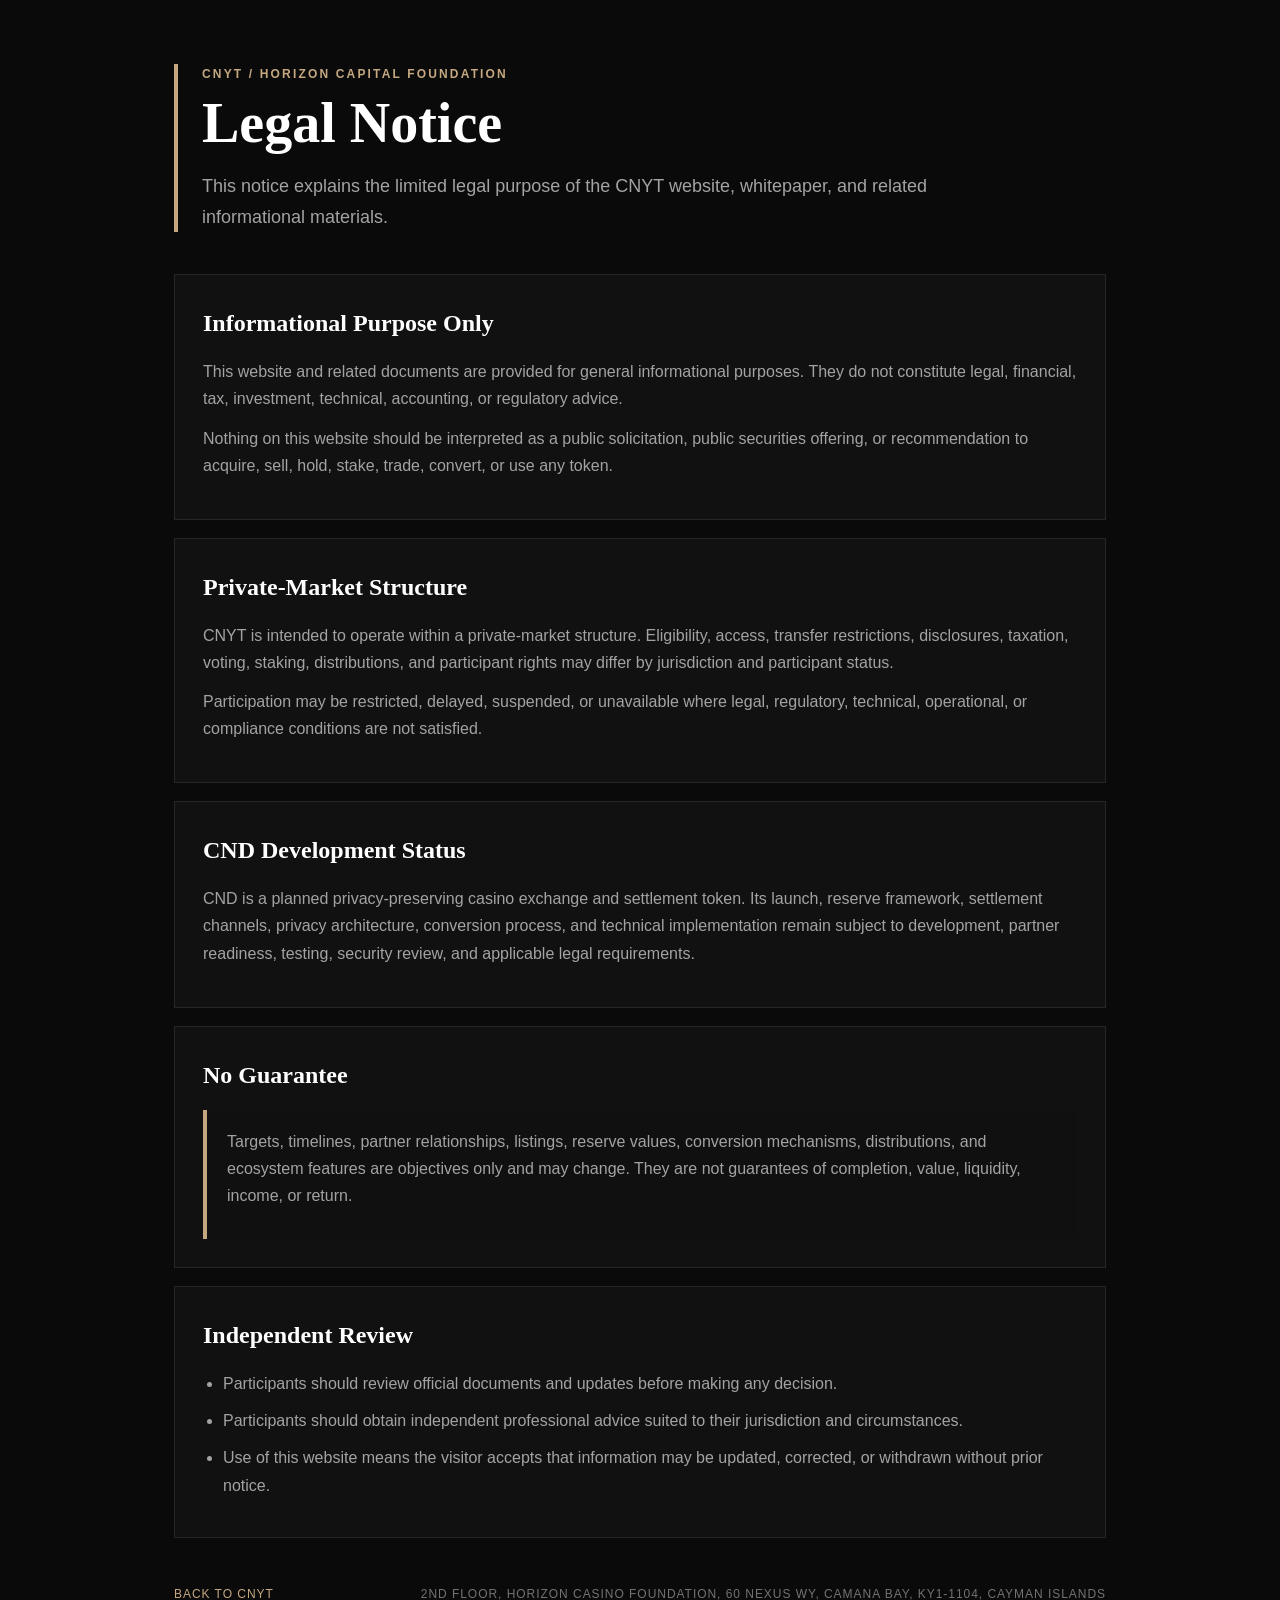
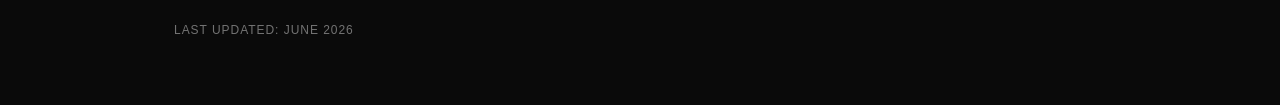
<file: assets/docs/legal-notice.html>
<!DOCTYPE html>
<html lang="en">
<head>
  <meta charset="UTF-8" />
  <meta name="viewport" content="width=device-width, initial-scale=1.0" />
  <title>CNYT | Legal Notice</title>
  <style>
    :root {
      --bg: #0a0a0a;
      --panel: #141414;
      --border: #262626;
      --gold: #c5a880;
      --text: #e5e5e5;
      --muted: #a3a3a3;
    }

    * {
      box-sizing: border-box;
    }

    body {
      margin: 0;
      background: var(--bg);
      color: var(--text);
      font-family: Inter, Arial, sans-serif;
      line-height: 1.7;
    }

    main {
      max-width: 980px;
      margin: 0 auto;
      padding: 64px 24px;
    }

    a {
      color: var(--gold);
      text-decoration: none;
    }

    a:hover {
      color: #fff;
    }

    header {
      border-left: 4px solid var(--gold);
      padding-left: 24px;
      margin-bottom: 42px;
    }

    .kicker {
      color: var(--gold);
      font-size: 12px;
      font-weight: 800;
      letter-spacing: 0.18em;
      text-transform: uppercase;
      margin: 0 0 10px;
    }

    h1,
    h2 {
      font-family: Georgia, serif;
      color: #fff;
      margin: 0;
    }

    h1 {
      font-size: clamp(36px, 7vw, 56px);
      line-height: 1.05;
    }

    h2 {
      font-size: 24px;
      margin-bottom: 14px;
    }

    .summary {
      color: var(--muted);
      max-width: 760px;
      margin: 18px 0 0;
      font-size: 18px;
    }

    section {
      border: 1px solid var(--border);
      background: rgba(20, 20, 20, 0.72);
      padding: 28px;
      margin-bottom: 18px;
    }

    p {
      color: var(--muted);
      margin: 0 0 12px;
    }

    ul {
      color: var(--muted);
      margin: 0;
      padding-left: 20px;
    }

    li {
      margin-bottom: 10px;
    }

    .note {
      border-left: 4px solid var(--gold);
      background: #101010;
      padding: 18px 20px;
    }

    footer {
      display: flex;
      flex-wrap: wrap;
      justify-content: space-between;
      gap: 16px;
      color: #737373;
      font-size: 12px;
      letter-spacing: 0.08em;
      text-transform: uppercase;
      padding-top: 28px;
    }
  </style>
</head>
<body>
  <main>
    <header>
      <p class="kicker">CNYT / Horizon Capital Foundation</p>
      <h1>Legal Notice</h1>
      <p class="summary">This notice explains the limited legal purpose of the CNYT website, whitepaper, and related informational materials.</p>
    </header>

    <section>
      <h2>Informational Purpose Only</h2>
      <p>This website and related documents are provided for general informational purposes. They do not constitute legal, financial, tax, investment, technical, accounting, or regulatory advice.</p>
      <p>Nothing on this website should be interpreted as a public solicitation, public securities offering, or recommendation to acquire, sell, hold, stake, trade, convert, or use any token.</p>
    </section>

    <section>
      <h2>Private-Market Structure</h2>
      <p>CNYT is intended to operate within a private-market structure. Eligibility, access, transfer restrictions, disclosures, taxation, voting, staking, distributions, and participant rights may differ by jurisdiction and participant status.</p>
      <p>Participation may be restricted, delayed, suspended, or unavailable where legal, regulatory, technical, operational, or compliance conditions are not satisfied.</p>
    </section>

    <section>
      <h2>CND Development Status</h2>
      <p>CND is a planned privacy-preserving casino exchange and settlement token. Its launch, reserve framework, settlement channels, privacy architecture, conversion process, and technical implementation remain subject to development, partner readiness, testing, security review, and applicable legal requirements.</p>
    </section>

    <section>
      <h2>No Guarantee</h2>
      <div class="note">
        <p>Targets, timelines, partner relationships, listings, reserve values, conversion mechanisms, distributions, and ecosystem features are objectives only and may change. They are not guarantees of completion, value, liquidity, income, or return.</p>
      </div>
    </section>

    <section>
      <h2>Independent Review</h2>
      <ul>
        <li>Participants should review official documents and updates before making any decision.</li>
        <li>Participants should obtain independent professional advice suited to their jurisdiction and circumstances.</li>
        <li>Use of this website means the visitor accepts that information may be updated, corrected, or withdrawn without prior notice.</li>
      </ul>
    </section>

    <footer>
      <a href="../../index.html">Back to CNYT</a>
      <span>2nd Floor, Horizon Casino Foundation, 60 Nexus Wy, Camana Bay, KY1-1104, Cayman Islands</span>
      <span>Last updated: June 2026</span>
    </footer>
  </main>
</body>
</html>
</file>
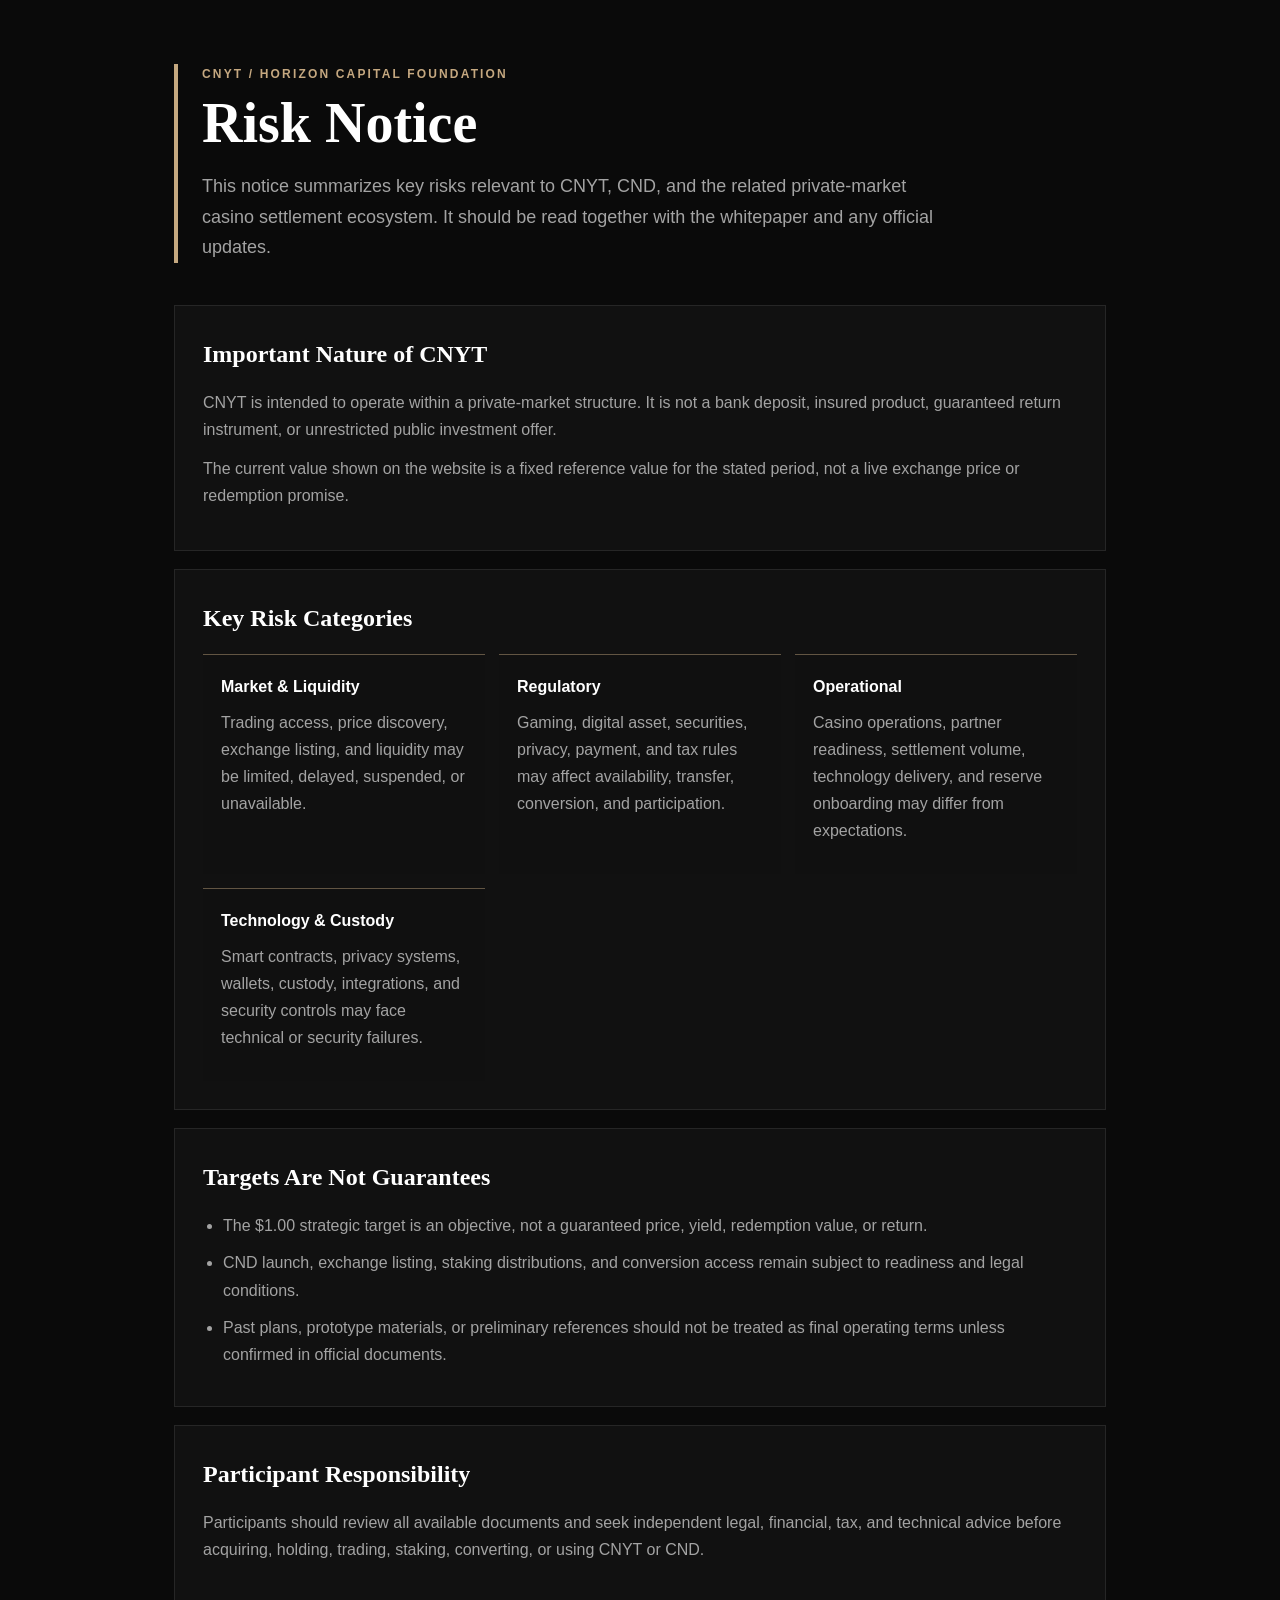
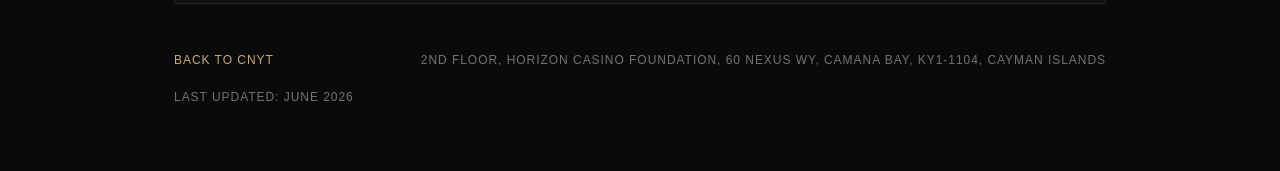
<file: assets/docs/risk-notice.html>
<!DOCTYPE html>
<html lang="en">
<head>
  <meta charset="UTF-8" />
  <meta name="viewport" content="width=device-width, initial-scale=1.0" />
  <title>CNYT | Risk Notice</title>
  <style>
    :root {
      --bg: #0a0a0a;
      --panel: #141414;
      --border: #262626;
      --gold: #c5a880;
      --text: #e5e5e5;
      --muted: #a3a3a3;
    }

    * {
      box-sizing: border-box;
    }

    body {
      margin: 0;
      background: var(--bg);
      color: var(--text);
      font-family: Inter, Arial, sans-serif;
      line-height: 1.7;
    }

    main {
      max-width: 980px;
      margin: 0 auto;
      padding: 64px 24px;
    }

    a {
      color: var(--gold);
      text-decoration: none;
    }

    a:hover {
      color: #fff;
    }

    header {
      border-left: 4px solid var(--gold);
      padding-left: 24px;
      margin-bottom: 42px;
    }

    .kicker {
      color: var(--gold);
      font-size: 12px;
      font-weight: 800;
      letter-spacing: 0.18em;
      text-transform: uppercase;
      margin: 0 0 10px;
    }

    h1,
    h2 {
      font-family: Georgia, serif;
      color: #fff;
      margin: 0;
    }

    h1 {
      font-size: clamp(36px, 7vw, 56px);
      line-height: 1.05;
    }

    h2 {
      font-size: 24px;
      margin-bottom: 14px;
    }

    .summary {
      color: var(--muted);
      max-width: 760px;
      margin: 18px 0 0;
      font-size: 18px;
    }

    section {
      border: 1px solid var(--border);
      background: rgba(20, 20, 20, 0.72);
      padding: 28px;
      margin-bottom: 18px;
    }

    .grid {
      display: grid;
      grid-template-columns: repeat(auto-fit, minmax(220px, 1fr));
      gap: 14px;
      margin-top: 16px;
    }

    .item {
      border-top: 1px solid rgba(197, 168, 128, 0.45);
      background: #101010;
      padding: 18px;
    }

    .item strong {
      display: block;
      color: #fff;
      margin-bottom: 8px;
    }

    p {
      color: var(--muted);
      margin: 0 0 12px;
    }

    ul {
      color: var(--muted);
      margin: 0;
      padding-left: 20px;
    }

    li {
      margin-bottom: 10px;
    }

    footer {
      display: flex;
      flex-wrap: wrap;
      justify-content: space-between;
      gap: 16px;
      color: #737373;
      font-size: 12px;
      letter-spacing: 0.08em;
      text-transform: uppercase;
      padding-top: 28px;
    }
  </style>
</head>
<body>
  <main>
    <header>
      <p class="kicker">CNYT / Horizon Capital Foundation</p>
      <h1>Risk Notice</h1>
      <p class="summary">This notice summarizes key risks relevant to CNYT, CND, and the related private-market casino settlement ecosystem. It should be read together with the whitepaper and any official updates.</p>
    </header>

    <section>
      <h2>Important Nature of CNYT</h2>
      <p>CNYT is intended to operate within a private-market structure. It is not a bank deposit, insured product, guaranteed return instrument, or unrestricted public investment offer.</p>
      <p>The current value shown on the website is a fixed reference value for the stated period, not a live exchange price or redemption promise.</p>
    </section>

    <section>
      <h2>Key Risk Categories</h2>
      <div class="grid">
        <div class="item"><strong>Market & Liquidity</strong><p>Trading access, price discovery, exchange listing, and liquidity may be limited, delayed, suspended, or unavailable.</p></div>
        <div class="item"><strong>Regulatory</strong><p>Gaming, digital asset, securities, privacy, payment, and tax rules may affect availability, transfer, conversion, and participation.</p></div>
        <div class="item"><strong>Operational</strong><p>Casino operations, partner readiness, settlement volume, technology delivery, and reserve onboarding may differ from expectations.</p></div>
        <div class="item"><strong>Technology & Custody</strong><p>Smart contracts, privacy systems, wallets, custody, integrations, and security controls may face technical or security failures.</p></div>
      </div>
    </section>

    <section>
      <h2>Targets Are Not Guarantees</h2>
      <ul>
        <li>The $1.00 strategic target is an objective, not a guaranteed price, yield, redemption value, or return.</li>
        <li>CND launch, exchange listing, staking distributions, and conversion access remain subject to readiness and legal conditions.</li>
        <li>Past plans, prototype materials, or preliminary references should not be treated as final operating terms unless confirmed in official documents.</li>
      </ul>
    </section>

    <section>
      <h2>Participant Responsibility</h2>
      <p>Participants should review all available documents and seek independent legal, financial, tax, and technical advice before acquiring, holding, trading, staking, converting, or using CNYT or CND.</p>
    </section>

    <footer>
      <a href="../../index.html">Back to CNYT</a>
      <span>2nd Floor, Horizon Casino Foundation, 60 Nexus Wy, Camana Bay, KY1-1104, Cayman Islands</span>
      <span>Last updated: June 2026</span>
    </footer>
  </main>
</body>
</html>
</file>
